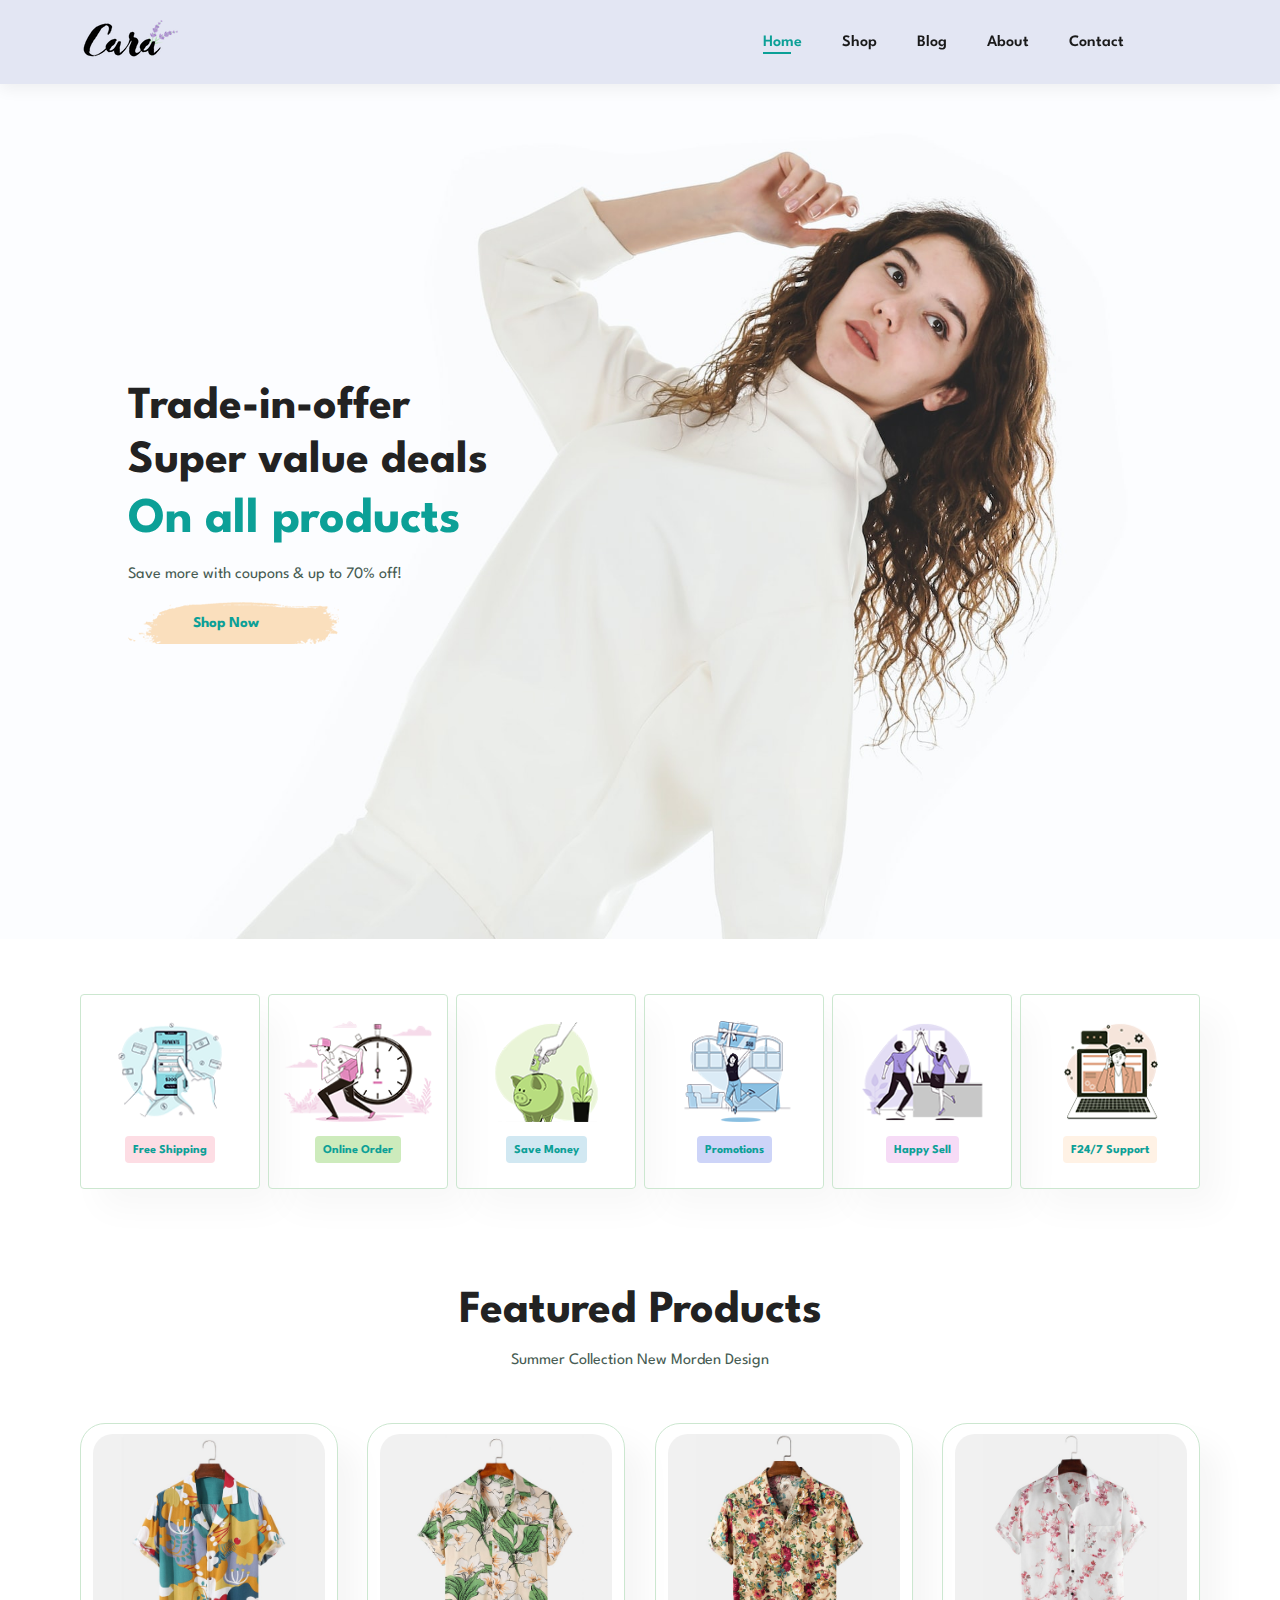
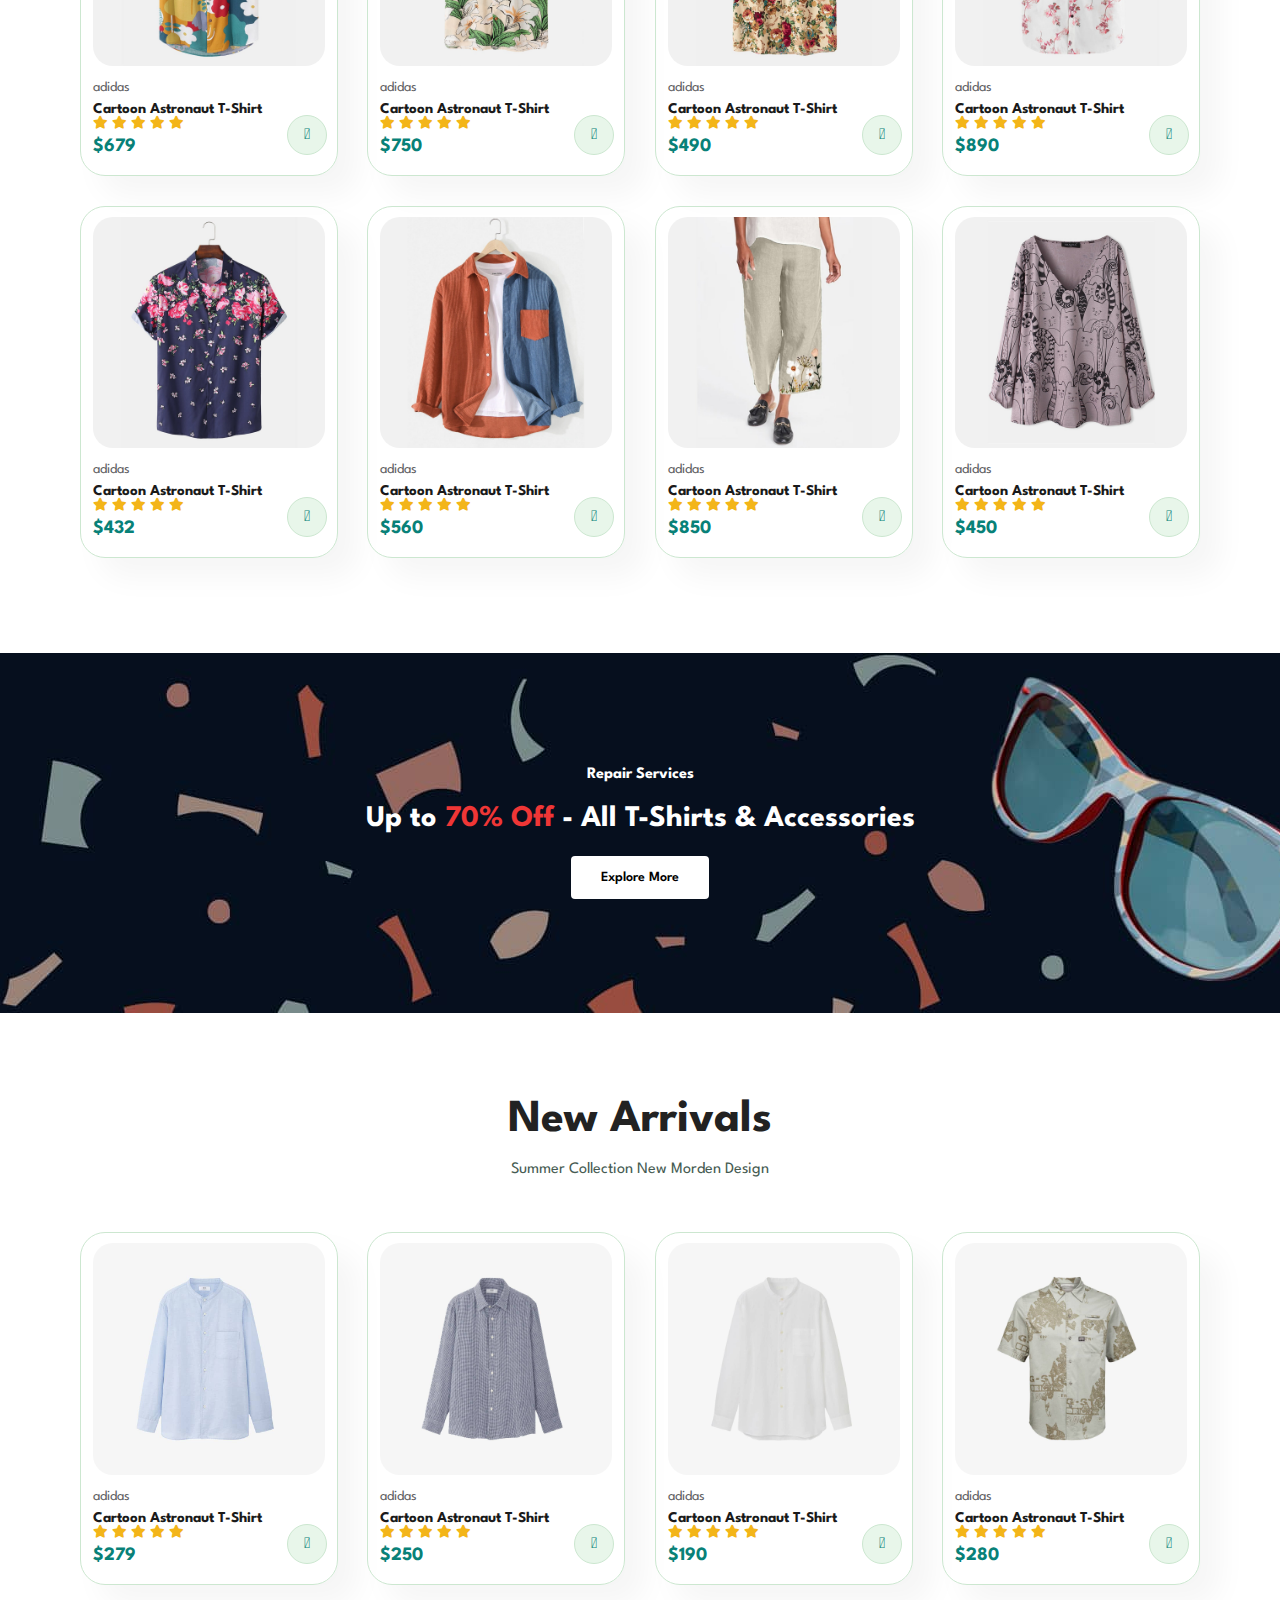
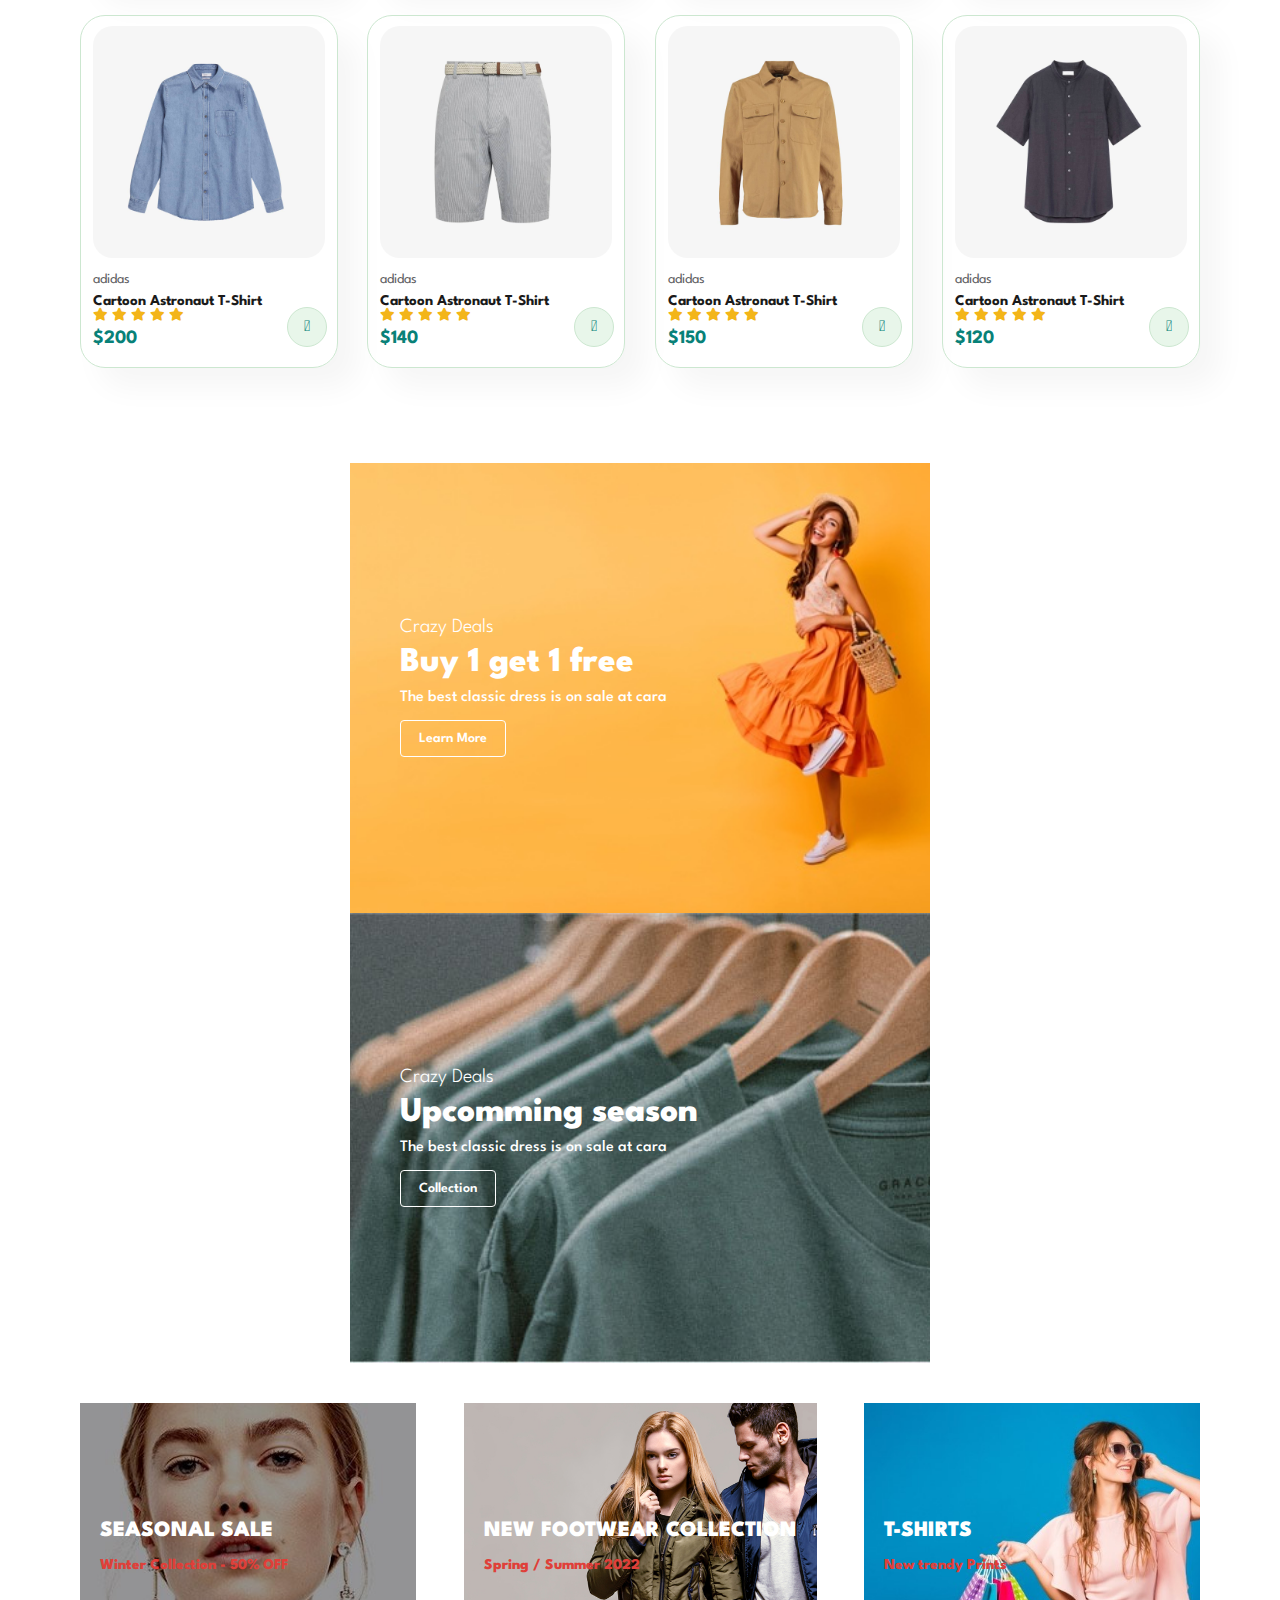
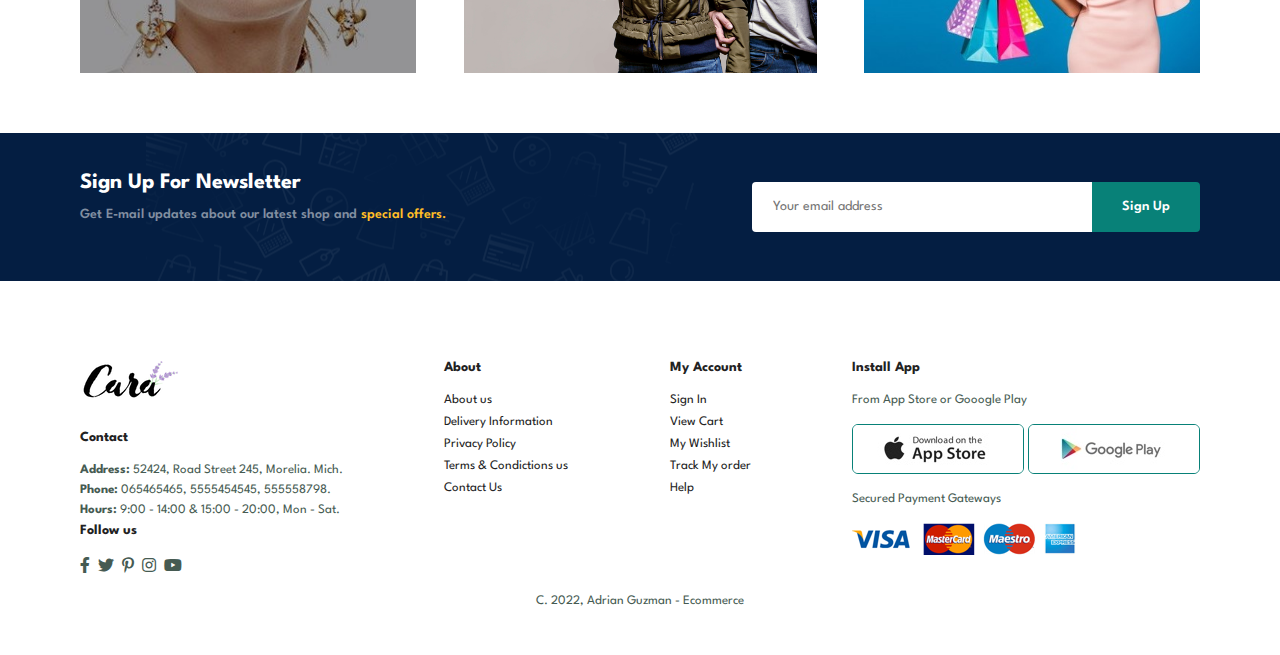
<file: index.html>
<!DOCTYPE html>
<html lang="en">
  <head>
    <meta charset="UTF-8" />
    <meta http-equiv="X-UA-Compatible" content="IE=edge" />
    <meta name="viewport" content="width=, initial-scale=1.0" />
    <title>Ecommerce | Cara</title>

    <!-- ============================= FAVICON ============================= -->
    <link
      rel="shortcut icon"
      href="./assets/img/logoPersonal.png"
      type="image/x-icon"
    />

    <!-- ============================= FONTAWESOME ============================= -->
    <link
      rel="stylesheet"
      href=" https://pro.fontawesome.com/releases/v5.15.4/css/all.css"
    />

    <!-- ============================= CSS ============================= -->
    <link rel="stylesheet" href="assets/css/app.css" />
  </head>

  <body>
    <!-- ============================= MAIN ============================= -->
    <!-- header -->
    <section id="header">
      <a href="index.html"> <img src="./assets/img/logo.png" alt="logo" /></a>

      <div class="">
        <ul id="navbar">
          <a href="#" id="close"><i class="far fa-times-circle"></i></a>
          <li><a class="active" href="index.html">Home</a></li>
          <li><a href="shop.html">Shop</a></li>
          <li><a href="blog.html">Blog</a></li>
          <li><a href="about.html">About</a></li>
          <li><a href="contact.html">Contact</a></li>
          <li>
            <a id="lg-bag" href="cart.html"
              ><i class="far fa-shopping-bag"></i
            ></a>
          </li>
        </ul>
      </div>
      <div id="mobile">
        <a href="cart.html"><i class="far fa-shopping-bag"></i></a>
        <i id="bar" class="fas fa-outdent"></i>
      </div>
    </section>

    <!-- hero -->
    <section id="hero">
      <h2>Trade-in-offer</h2>
      <h2>Super value deals</h2>
      <h1>On all products</h1>
      <p>Save more with coupons & up to 70% off!</p>
      <button>Shop Now</button>
    </section>

    <!-- feature -->
    <section id="feature" class="section-p1">
      <div class="fe-box">
        <img src="./assets/img/features/f1.png" alt="feature" />
        <h6>Free Shipping</h6>
      </div>
      <!--  -->
      <div class="fe-box">
        <img src="./assets/img/features/f2.png" alt="feature" />
        <h6>Online Order</h6>
      </div>
      <!--  -->
      <div class="fe-box">
        <img src="./assets/img/features/f3.png" alt="feature" />
        <h6>Save Money</h6>
      </div>
      <!--  -->
      <div class="fe-box">
        <img src="./assets/img/features/f4.png" alt="feature" />
        <h6>Promotions</h6>
      </div>
      <!--  -->
      <div class="fe-box">
        <img src="./assets/img/features/f5.png" alt="feature" />
        <h6>Happy Sell</h6>
      </div>
      <!--  -->
      <div class="fe-box">
        <img src="./assets/img/features/f6.png" alt="feature" />
        <h6>F24/7 Support</h6>
      </div>
    </section>

    <!-- producto 1 -->
    <section id="product1" class="section-p1">
      <h2>Featured Products</h2>
      <p>Summer Collection New Morden Design</p>
      <div class="pro-container">
        <!--  -->
        <div class="pro">
          <img src="./assets/img/products/f1.jpg" alt="products" />
          <div class="des">
            <span>adidas</span>
            <h5>Cartoon Astronaut T-Shirt</h5>
            <div class="star">
              <i class="fas fa-star"></i>
              <i class="fas fa-star"></i>
              <i class="fas fa-star"></i>
              <i class="fas fa-star"></i>
              <i class="fas fa-star"></i>
            </div>
            <h4>$679</h4>
          </div>
          <a href="#"><i class="fal fa-shopping-cart cart"></i></a>
        </div>
        <!--  -->
        <div class="pro">
          <img src="./assets/img/products/f2.jpg" alt="products" />
          <div class="des">
            <span>adidas</span>
            <h5>Cartoon Astronaut T-Shirt</h5>
            <div class="star">
              <i class="fas fa-star"></i>
              <i class="fas fa-star"></i>
              <i class="fas fa-star"></i>
              <i class="fas fa-star"></i>
              <i class="fas fa-star"></i>
            </div>
            <h4>$750</h4>
          </div>
          <a href="#"><i class="fal fa-shopping-cart cart"></i></a>
        </div>
        <!--  -->
        <div class="pro">
          <img src="./assets/img/products/f3.jpg" alt="products" />
          <div class="des">
            <span>adidas</span>
            <h5>Cartoon Astronaut T-Shirt</h5>
            <div class="star">
              <i class="fas fa-star"></i>
              <i class="fas fa-star"></i>
              <i class="fas fa-star"></i>
              <i class="fas fa-star"></i>
              <i class="fas fa-star"></i>
            </div>
            <h4>$490</h4>
          </div>
          <a href="#"><i class="fal fa-shopping-cart cart"></i></a>
        </div>
        <!--  -->
        <div class="pro">
          <img src="./assets/img/products/f4.jpg" alt="products" />
          <div class="des">
            <span>adidas</span>
            <h5>Cartoon Astronaut T-Shirt</h5>
            <div class="star">
              <i class="fas fa-star"></i>
              <i class="fas fa-star"></i>
              <i class="fas fa-star"></i>
              <i class="fas fa-star"></i>
              <i class="fas fa-star"></i>
            </div>
            <h4>$890</h4>
          </div>
          <a href="#"><i class="fal fa-shopping-cart cart"></i></a>
        </div>
        <!--  -->
        <div class="pro">
          <img src="./assets/img/products/f5.jpg" alt="products" />
          <div class="des">
            <span>adidas</span>
            <h5>Cartoon Astronaut T-Shirt</h5>
            <div class="star">
              <i class="fas fa-star"></i>
              <i class="fas fa-star"></i>
              <i class="fas fa-star"></i>
              <i class="fas fa-star"></i>
              <i class="fas fa-star"></i>
            </div>
            <h4>$432</h4>
          </div>
          <a href="#"><i class="fal fa-shopping-cart cart"></i></a>
        </div>
        <!--  -->
        <div class="pro">
          <img src="./assets/img/products/f6.jpg" alt="products" />
          <div class="des">
            <span>adidas</span>
            <h5>Cartoon Astronaut T-Shirt</h5>
            <div class="star">
              <i class="fas fa-star"></i>
              <i class="fas fa-star"></i>
              <i class="fas fa-star"></i>
              <i class="fas fa-star"></i>
              <i class="fas fa-star"></i>
            </div>
            <h4>$560</h4>
          </div>
          <a href="#"><i class="fal fa-shopping-cart cart"></i></a>
        </div>
        <!--  -->
        <div class="pro">
          <img src="./assets/img/products/f7.jpg" alt="products" />
          <div class="des">
            <span>adidas</span>
            <h5>Cartoon Astronaut T-Shirt</h5>
            <div class="star">
              <i class="fas fa-star"></i>
              <i class="fas fa-star"></i>
              <i class="fas fa-star"></i>
              <i class="fas fa-star"></i>
              <i class="fas fa-star"></i>
            </div>
            <h4>$850</h4>
          </div>
          <a href="#"><i class="fal fa-shopping-cart cart"></i></a>
        </div>
        <!--  -->
        <div class="pro">
          <img src="./assets/img/products/f8.jpg" alt="products" />
          <div class="des">
            <span>adidas</span>
            <h5>Cartoon Astronaut T-Shirt</h5>
            <div class="star">
              <i class="fas fa-star"></i>
              <i class="fas fa-star"></i>
              <i class="fas fa-star"></i>
              <i class="fas fa-star"></i>
              <i class="fas fa-star"></i>
            </div>
            <h4>$450</h4>
          </div>
          <a href="#"><i class="fal fa-shopping-cart cart"></i></a>
        </div>
      </div>
    </section>

    <!-- banner -->
    <section id="banner" class="section-m1">
      <h4>Repair Services</h4>
      <h2>Up to <span>70% Off</span> - All T-Shirts & Accessories</h2>
      <button class="normal">Explore More</button>
    </section>

    <!-- new arrivals  -->
    <section id="product1" class="section-p1">
      <h2>New Arrivals</h2>
      <p>Summer Collection New Morden Design</p>
      <div class="pro-container">
        <!--  -->
        <div class="pro">
          <img src="./assets/img/products/n1.jpg" alt="products" />
          <div class="des">
            <span>adidas</span>
            <h5>Cartoon Astronaut T-Shirt</h5>
            <div class="star">
              <i class="fas fa-star"></i>
              <i class="fas fa-star"></i>
              <i class="fas fa-star"></i>
              <i class="fas fa-star"></i>
              <i class="fas fa-star"></i>
            </div>
            <h4>$279</h4>
          </div>
          <a href="#"><i class="fal fa-shopping-cart cart"></i></a>
        </div>
        <!--  -->
        <div class="pro">
          <img src="./assets/img/products/n2.jpg" alt="products" />
          <div class="des">
            <span>adidas</span>
            <h5>Cartoon Astronaut T-Shirt</h5>
            <div class="star">
              <i class="fas fa-star"></i>
              <i class="fas fa-star"></i>
              <i class="fas fa-star"></i>
              <i class="fas fa-star"></i>
              <i class="fas fa-star"></i>
            </div>
            <h4>$250</h4>
          </div>
          <a href="#"><i class="fal fa-shopping-cart cart"></i></a>
        </div>
        <!--  -->
        <div class="pro">
          <img src="./assets/img/products/n3.jpg" alt="products" />
          <div class="des">
            <span>adidas</span>
            <h5>Cartoon Astronaut T-Shirt</h5>
            <div class="star">
              <i class="fas fa-star"></i>
              <i class="fas fa-star"></i>
              <i class="fas fa-star"></i>
              <i class="fas fa-star"></i>
              <i class="fas fa-star"></i>
            </div>
            <h4>$190</h4>
          </div>
          <a href="#"><i class="fal fa-shopping-cart cart"></i></a>
        </div>
        <!--  -->
        <div class="pro">
          <img src="./assets/img/products/n4.jpg" alt="products" />
          <div class="des">
            <span>adidas</span>
            <h5>Cartoon Astronaut T-Shirt</h5>
            <div class="star">
              <i class="fas fa-star"></i>
              <i class="fas fa-star"></i>
              <i class="fas fa-star"></i>
              <i class="fas fa-star"></i>
              <i class="fas fa-star"></i>
            </div>
            <h4>$280</h4>
          </div>
          <a href="#"><i class="fal fa-shopping-cart cart"></i></a>
        </div>
        <!--  -->
        <div class="pro">
          <img src="./assets/img/products/n5.jpg" alt="products" />
          <div class="des">
            <span>adidas</span>
            <h5>Cartoon Astronaut T-Shirt</h5>
            <div class="star">
              <i class="fas fa-star"></i>
              <i class="fas fa-star"></i>
              <i class="fas fa-star"></i>
              <i class="fas fa-star"></i>
              <i class="fas fa-star"></i>
            </div>
            <h4>$200</h4>
          </div>
          <a href="#"><i class="fal fa-shopping-cart cart"></i></a>
        </div>
        <!--  -->
        <div class="pro">
          <img src="./assets/img/products/n6.jpg" alt="products" />
          <div class="des">
            <span>adidas</span>
            <h5>Cartoon Astronaut T-Shirt</h5>
            <div class="star">
              <i class="fas fa-star"></i>
              <i class="fas fa-star"></i>
              <i class="fas fa-star"></i>
              <i class="fas fa-star"></i>
              <i class="fas fa-star"></i>
            </div>
            <h4>$140</h4>
          </div>
          <a href="#"><i class="fal fa-shopping-cart cart"></i></a>
        </div>
        <!--  -->
        <div class="pro">
          <img src="./assets/img/products/n7.jpg" alt="products" />
          <div class="des">
            <span>adidas</span>
            <h5>Cartoon Astronaut T-Shirt</h5>
            <div class="star">
              <i class="fas fa-star"></i>
              <i class="fas fa-star"></i>
              <i class="fas fa-star"></i>
              <i class="fas fa-star"></i>
              <i class="fas fa-star"></i>
            </div>
            <h4>$150</h4>
          </div>
          <a href="#"><i class="fal fa-shopping-cart cart"></i></a>
        </div>
        <!--  -->
        <div class="pro">
          <img src="./assets/img/products/n8.jpg" alt="products" />
          <div class="des">
            <span>adidas</span>
            <h5>Cartoon Astronaut T-Shirt</h5>
            <div class="star">
              <i class="fas fa-star"></i>
              <i class="fas fa-star"></i>
              <i class="fas fa-star"></i>
              <i class="fas fa-star"></i>
              <i class="fas fa-star"></i>
            </div>
            <h4>$120</h4>
          </div>
          <a href="#"><i class="fal fa-shopping-cart cart"></i></a>
        </div>
      </div>
    </section>

    <!-- banner small -->
    <section id="sm-banner" class="section-p1">
      <div class="banner-box">
        <h4>Crazy Deals</h4>
        <h2>Buy 1 get 1 free</h2>
        <span>The best classic dress is on sale at cara</span>
        <button class="white">Learn More</button>
      </div>
      <div class="banner-box banner-box2">
        <h4>Crazy Deals</h4>
        <h2>Upcomming season</h2>
        <span>The best classic dress is on sale at cara</span>
        <button class="white">Collection</button>
      </div>
    </section>

    <!-- banner 3 -->
    <section id="banner3">
      <!--  -->
      <div class="banner-box">
        <h2>SEASONAL SALE</h2>
        <h3>Winter Collection - 50% OFF</h3>
      </div>
      <!--  -->
      <div class="banner-box banner-box2">
        <h2>NEW FOOTWEAR COLLECTION</h2>
        <h3>Spring / Summer 2022</h3>
      </div>
      <!--  -->
      <div class="banner-box banner-box3">
        <h2>T-SHIRTS</h2>
        <h3>New trendy Prints</h3>
      </div>
    </section>

    <!-- newsletter -->
    <section id="newsletter" class="section-p1 section-m1">
      <div class="newstext">
        <h4>Sign Up For Newsletter</h4>
        <p>
          Get E-mail updates about our latest shop and
          <span>special offers.</span>
        </p>
      </div>
      <div class="form">
        <input type="text" placeholder="Your email address" />
        <button class="normal">Sign Up</button>
      </div>
    </section>

    <!-- footer -->
    <footer class="section-p1">
      <!--Contact -->
      <div class="col">
        <img class="logo" src="./assets/img/logo.png" alt="logo" />
        <h4>Contact</h4>
        <p><strong>Address: </strong> 52424, Road Street 245, Morelia. Mich.</p>
        <p><strong>Phone: </strong> 065465465, 5555454545, 555558798.</p>
        <p><strong>Hours: </strong> 9:00 - 14:00 & 15:00 - 20:00, Mon - Sat.</p>
        <div class="follow">
          <h4>Follow us</h4>
          <div class="icon">
            <i class="fab fa-facebook-f"></i>
            <i class="fab fa-twitter"></i>
            <i class="fab fa-pinterest-p"></i>
            <i class="fab fa-instagram"></i>
            <i class="fab fa-youtube"></i>
          </div>
        </div>
      </div>
      <!-- About -->
      <div class="col">
        <h4>About</h4>
        <a href="#">About us</a>
        <a href="#">Delivery Information </a>
        <a href="#">Privacy Policy</a>
        <a href="#">Terms & Condictions us</a>
        <a href="#">Contact Us</a>
      </div>
      <!-- My Account -->
      <div class="col">
        <h4>My Account</h4>
        <a href="#">Sign In</a>
        <a href="#">View Cart</a>
        <a href="#">My Wishlist </a>
        <a href="#">Track My order</a>
        <a href="#">Help</a>
      </div>

      <!-- Install app -->
      <div class="col install">
        <h4>Install App</h4>
        <p>From App Store or Gooogle Play</p>
        <div class="row">
          <img src="./assets/img/pay/app.jpg" alt="app" />
          <img src="./assets/img/pay/play.jpg" alt="app" />
        </div>
        <p>Secured Payment Gateways</p>
        <img src="./assets/img/pay/pay.png" alt="pay" />
      </div>
      <!-- copyright -->
      <div class="copyright">
        <p>C. 2022, Adrian Guzman - Ecommerce</p>
      </div>
    </footer>

    <!-- ============================= SCRIPTS ============================= -->
    <script src="./assets/js/app.js"></script>
  </body>
</html>
</file>
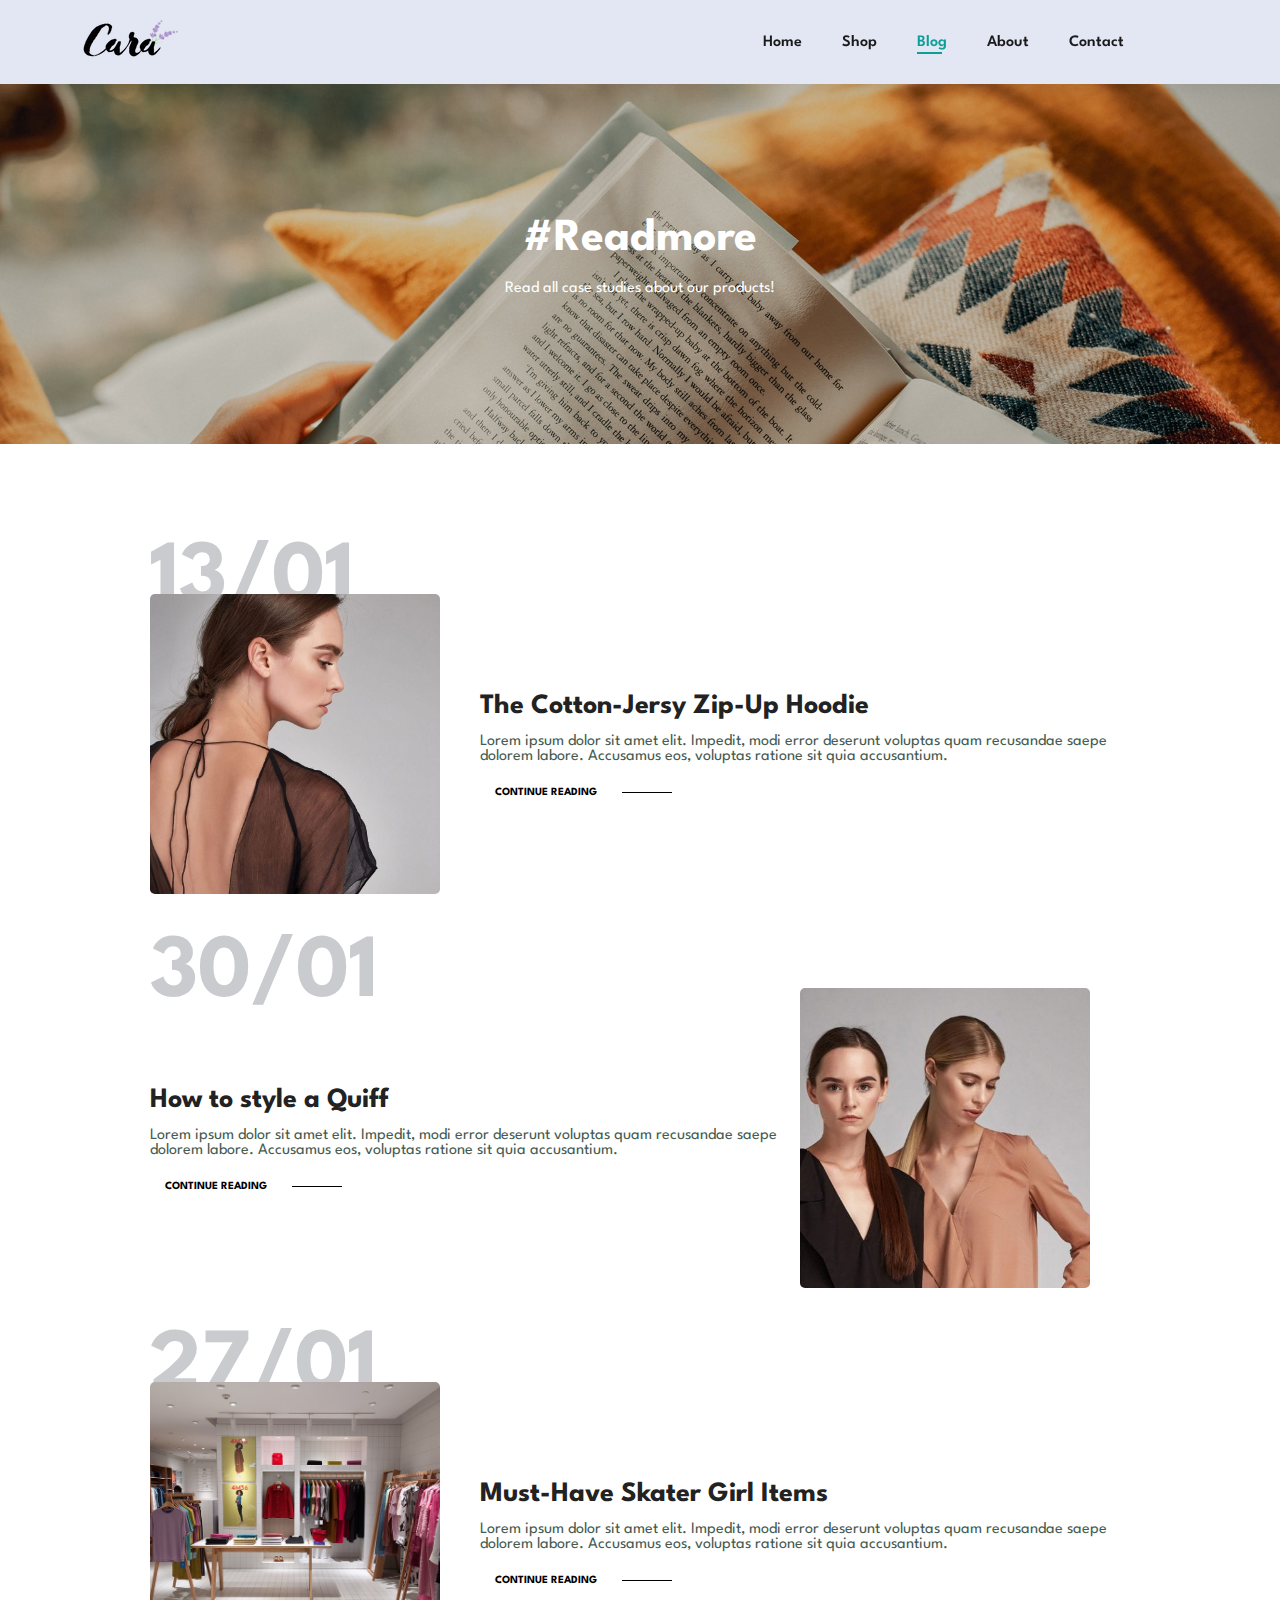
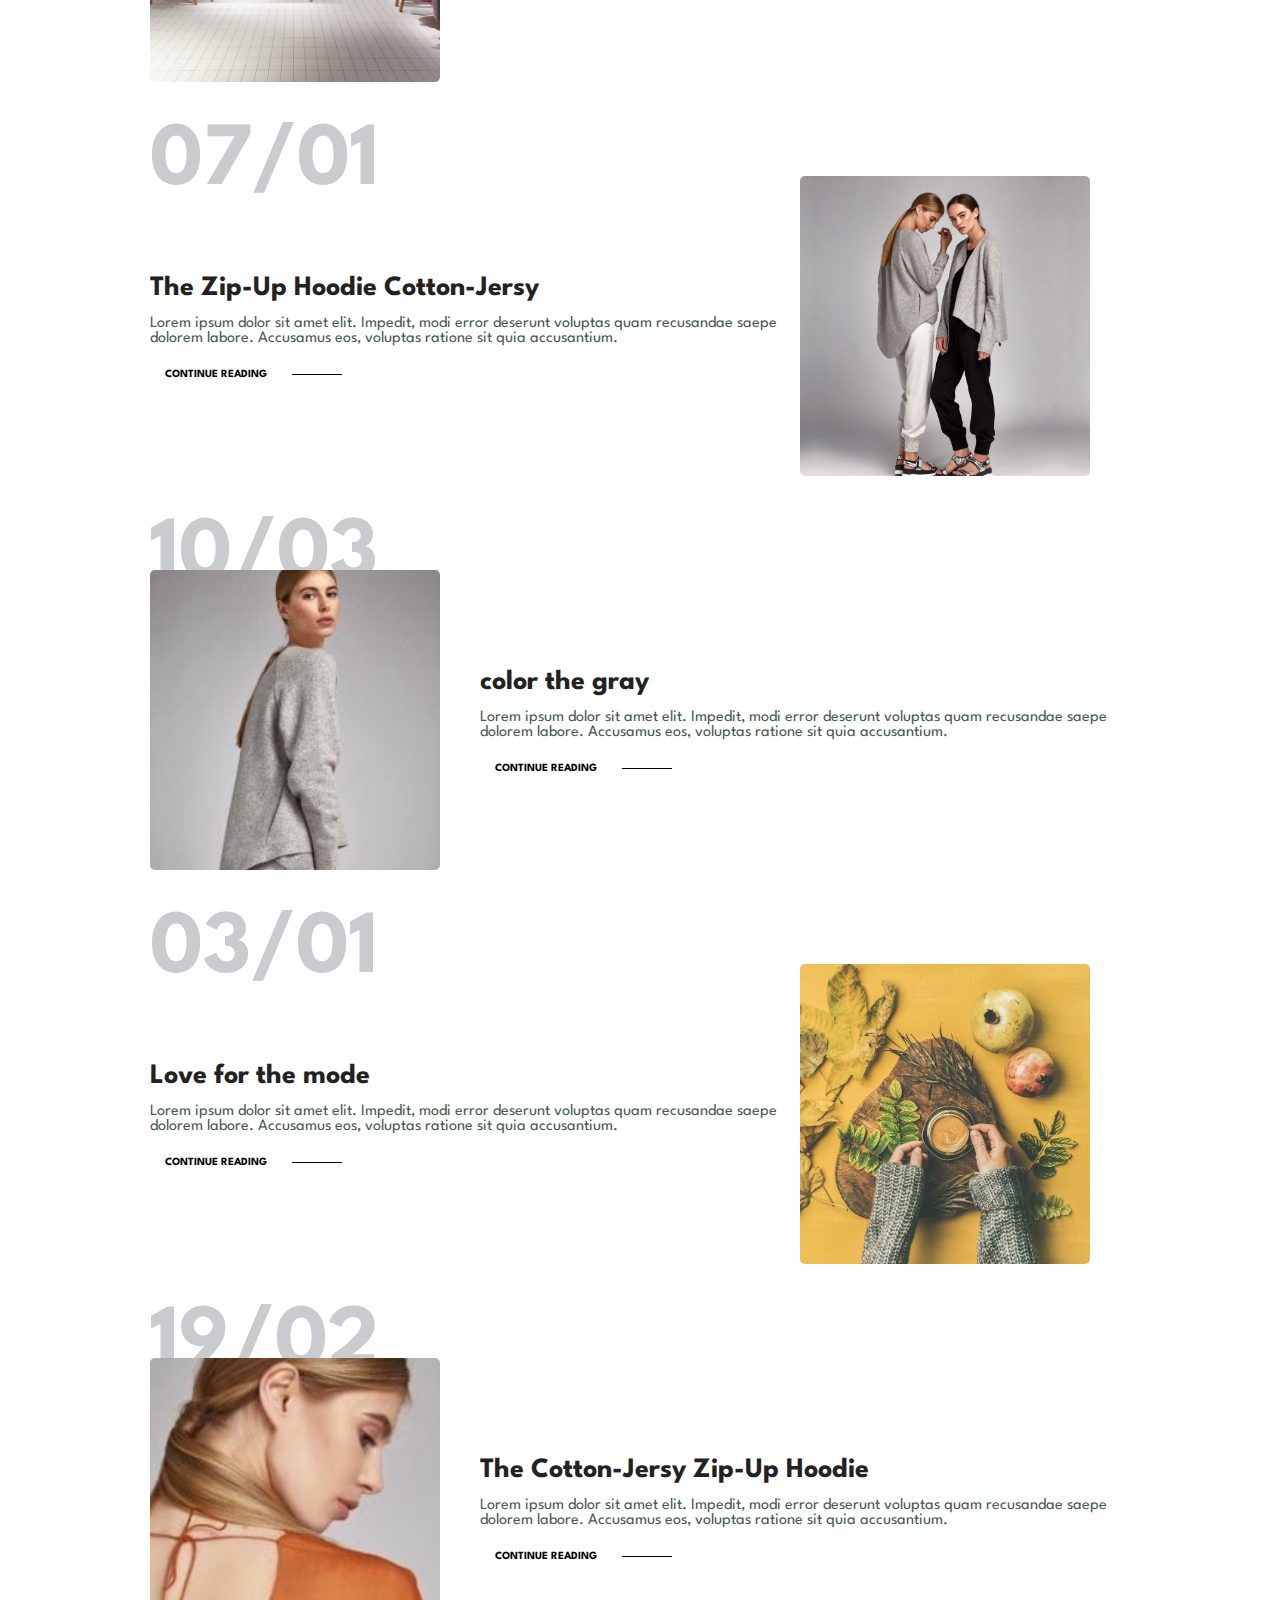
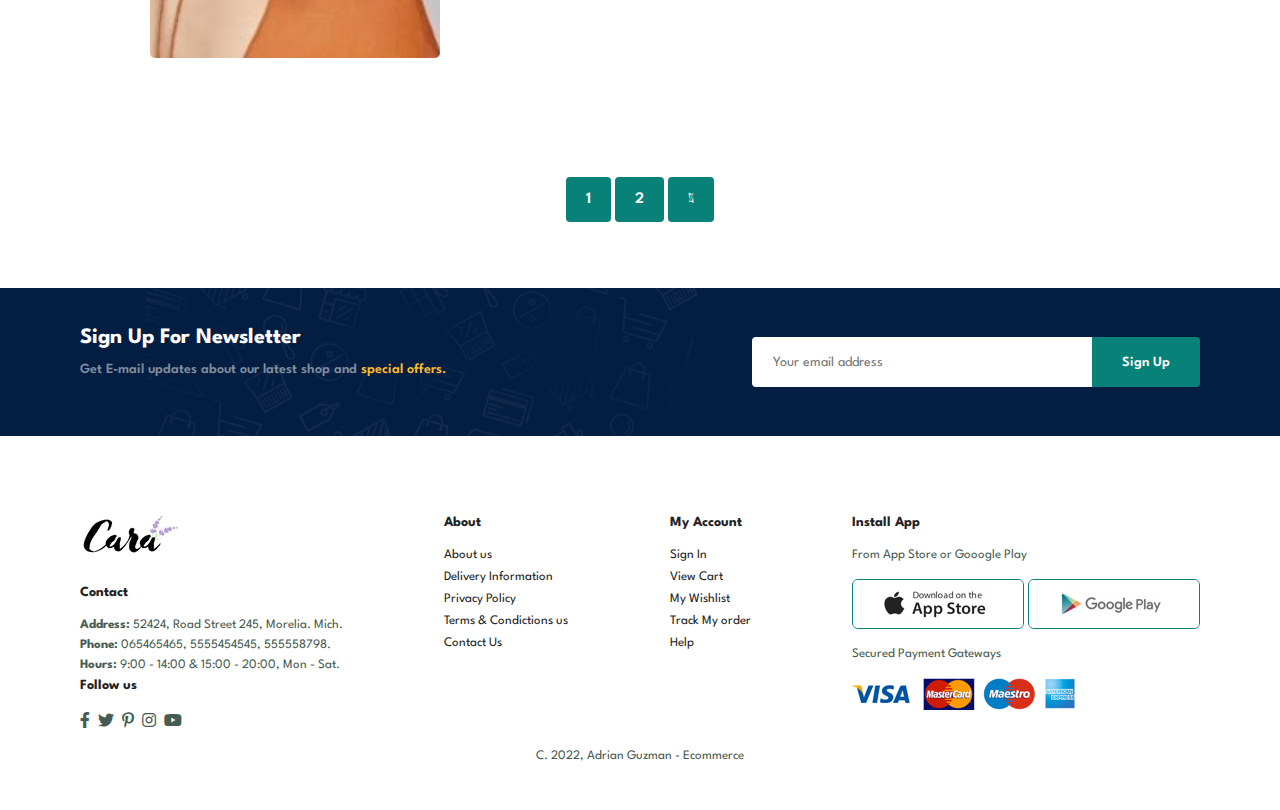
<file: blog.html>
<!DOCTYPE html>
<html lang="en">
  <head>
    <meta charset="UTF-8" />
    <meta http-equiv="X-UA-Compatible" content="IE=edge" />
    <meta name="viewport" content="width=, initial-scale=1.0" />
    <title>Ecommerce | blog</title>

    <!-- ============================= FAVICON ============================= -->
    <link
      rel="shortcut icon"
      href="./assets/img/logoPersonal.png"
      type="image/x-icon"
    />

    <!-- ============================= FONTAWESOME ============================= -->
    <link
      rel="stylesheet"
      href=" https://pro.fontawesome.com/releases/v5.15.4/css/all.css"
    />

    <!-- ============================= CSS ============================= -->
    <link rel="stylesheet" href="assets/css/app.css" />
  </head>

  <body>
    <!-- ============================= MAIN ============================= -->
    <!-- header -->
    <section id="header">
      <a href="index.html"> <img src="./assets/img/logo.png" alt="logo" /></a>

      <div class="">
        <ul id="navbar">
          <a href="#" id="close"><i class="far fa-times-circle"></i></a>
          <li><a href="index.html">Home</a></li>
          <li><a href="shop.html">Shop</a></li>
          <li><a class="active" href="blog.html">Blog</a></li>
          <li><a href="about.html">About</a></li>
          <li><a href="contact.html">Contact</a></li>
          <li>
            <a id="lg-bag" href="cart.html"
              ><i class="far fa-shopping-bag"></i
            ></a>
          </li>
        </ul>
      </div>
      <div id="mobile">
        <a href="cart.html"><i class="far fa-shopping-bag"></i></a>
        <i id="bar" class="fas fa-outdent"></i>
      </div>
    </section>

    <!-- hero -->
    <section id="page-header" class="blog-header">
      <h2>#Readmore</h2>
      <p>Read all case studies about our products!</p>
    </section>

    <!-- blog -->
    <section id="blog">
      <!-- 1 -->
      <div class="blog-box">
        <div class="blog-img">
          <img src="./assets/img/blog/b1.jpg" alt="blog" />
        </div>
        <div class="blog-datails">
          <h4>The Cotton-Jersy Zip-Up Hoodie</h4>
          <p>
            Lorem ipsum dolor sit amet elit. Impedit, modi error deserunt
            voluptas quam recusandae saepe dolorem labore. Accusamus eos,
            voluptas ratione sit quia accusantium.
          </p>
          <a href="#">CONTINUE READING</a>
        </div>
        <h1>13/01</h1>
      </div>
      <!-- 2 -->
      <div class="blog-box">
        <div class="blog-datails">
          <h4>How to style a Quiff</h4>
          <p>
            Lorem ipsum dolor sit amet elit. Impedit, modi error deserunt
            voluptas quam recusandae saepe dolorem labore. Accusamus eos,
            voluptas ratione sit quia accusantium.
          </p>
          <a href="#">CONTINUE READING</a>
        </div>
        <div class="blog-img">
          <img src="./assets/img/blog/b2.jpg" alt="blog" />
        </div>
        <h1>30/01</h1>
      </div>
      <!-- 3 -->
      <div class="blog-box">
        <div class="blog-img">
          <img src="./assets/img/blog/b3.jpg" alt="blog" />
        </div>
        <div class="blog-datails">
          <h4>Must-Have Skater Girl Items</h4>
          <p>
            Lorem ipsum dolor sit amet elit. Impedit, modi error deserunt
            voluptas quam recusandae saepe dolorem labore. Accusamus eos,
            voluptas ratione sit quia accusantium.
          </p>
          <a href="#">CONTINUE READING</a>
        </div>
        <h1>27/01</h1>
      </div>
      <!-- 4 -->
      <div class="blog-box">
        <div class="blog-datails">
          <h4>The Zip-Up Hoodie Cotton-Jersy</h4>
          <p>
            Lorem ipsum dolor sit amet elit. Impedit, modi error deserunt
            voluptas quam recusandae saepe dolorem labore. Accusamus eos,
            voluptas ratione sit quia accusantium.
          </p>
          <a href="#">CONTINUE READING</a>
        </div>
        <h1>07/01</h1>
        <div class="blog-img">
          <img src="./assets/img/blog/b4.jpg" alt="blog" />
        </div>
      </div>
      <!-- 5 -->
      <div class="blog-box">
        <div class="blog-img">
          <img src="./assets/img/blog/b5.jpg" alt="blog" />
        </div>
        <div class="blog-datails">
          <h4>color the gray</h4>
          <p>
            Lorem ipsum dolor sit amet elit. Impedit, modi error deserunt
            voluptas quam recusandae saepe dolorem labore. Accusamus eos,
            voluptas ratione sit quia accusantium.
          </p>
          <a href="#">CONTINUE READING</a>
        </div>
        <h1>10/03</h1>
      </div>
      <!-- 6 -->
      <div class="blog-box">
        <div class="blog-datails">
          <h4>Love for the mode</h4>
          <p>
            Lorem ipsum dolor sit amet elit. Impedit, modi error deserunt
            voluptas quam recusandae saepe dolorem labore. Accusamus eos,
            voluptas ratione sit quia accusantium.
          </p>
          <a href="#">CONTINUE READING</a>
        </div>
        <h1>03/01</h1>
        <div class="blog-img">
          <img src="./assets/img/blog/b6.jpg" alt="blog" />
        </div>
      </div>
      <!-- 7 -->
      <div class="blog-box">
        <div class="blog-img">
          <img src="./assets/img/blog/b7.jpg" alt="blog" />
        </div>
        <div class="blog-datails">
          <h4>The Cotton-Jersy Zip-Up Hoodie</h4>
          <p>
            Lorem ipsum dolor sit amet elit. Impedit, modi error deserunt
            voluptas quam recusandae saepe dolorem labore. Accusamus eos,
            voluptas ratione sit quia accusantium.
          </p>
          <a href="#">CONTINUE READING</a>
        </div>
        <h1>19/02</h1>
      </div>
    </section>

    <section id="pagination" class="section-p1">
      <a href="#">1</a>
      <a href="#">2</a>
      <a href="#"><i class="fal fa-long-arrow-alt-right"></i></a>
    </section>

    <!-- newsletter -->
    <section id="newsletter" class="section-p1 section-m1">
      <div class="newstext">
        <h4>Sign Up For Newsletter</h4>
        <p>
          Get E-mail updates about our latest shop and
          <span>special offers.</span>
        </p>
      </div>
      <div class="form">
        <input type="text" placeholder="Your email address" />
        <button class="normal">Sign Up</button>
      </div>
    </section>

    <!-- footer -->
    <footer class="section-p1">
      <!--Contact -->
      <div class="col">
        <img class="logo" src="./assets/img/logo.png" alt="logo" />
        <h4>Contact</h4>
        <p><strong>Address: </strong> 52424, Road Street 245, Morelia. Mich.</p>
        <p><strong>Phone: </strong> 065465465, 5555454545, 555558798.</p>
        <p><strong>Hours: </strong> 9:00 - 14:00 & 15:00 - 20:00, Mon - Sat.</p>
        <div class="follow">
          <h4>Follow us</h4>
          <div class="icon">
            <i class="fab fa-facebook-f"></i>
            <i class="fab fa-twitter"></i>
            <i class="fab fa-pinterest-p"></i>
            <i class="fab fa-instagram"></i>
            <i class="fab fa-youtube"></i>
          </div>
        </div>
      </div>
      <!-- About -->
      <div class="col">
        <h4>About</h4>
        <a href="#">About us</a>
        <a href="#">Delivery Information </a>
        <a href="#">Privacy Policy</a>
        <a href="#">Terms & Condictions us</a>
        <a href="#">Contact Us</a>
      </div>
      <!-- My Account -->
      <div class="col">
        <h4>My Account</h4>
        <a href="#">Sign In</a>
        <a href="#">View Cart</a>
        <a href="#">My Wishlist </a>
        <a href="#">Track My order</a>
        <a href="#">Help</a>
      </div>

      <!-- Install app -->
      <div class="col install">
        <h4>Install App</h4>
        <p>From App Store or Gooogle Play</p>
        <div class="row">
          <img src="./assets/img/pay/app.jpg" alt="app" />
          <img src="./assets/img/pay/play.jpg" alt="app" />
        </div>
        <p>Secured Payment Gateways</p>
        <img src="./assets/img/pay/pay.png" alt="pay" />
      </div>
      <!-- copyright -->
      <div class="copyright">
        <p>C. 2022, Adrian Guzman - Ecommerce</p>
      </div>
    </footer>

    <!-- ============================= SCRIPTS ============================= -->
    <script src="./assets/js/app.js"></script>
  </body>
</html>
</file>
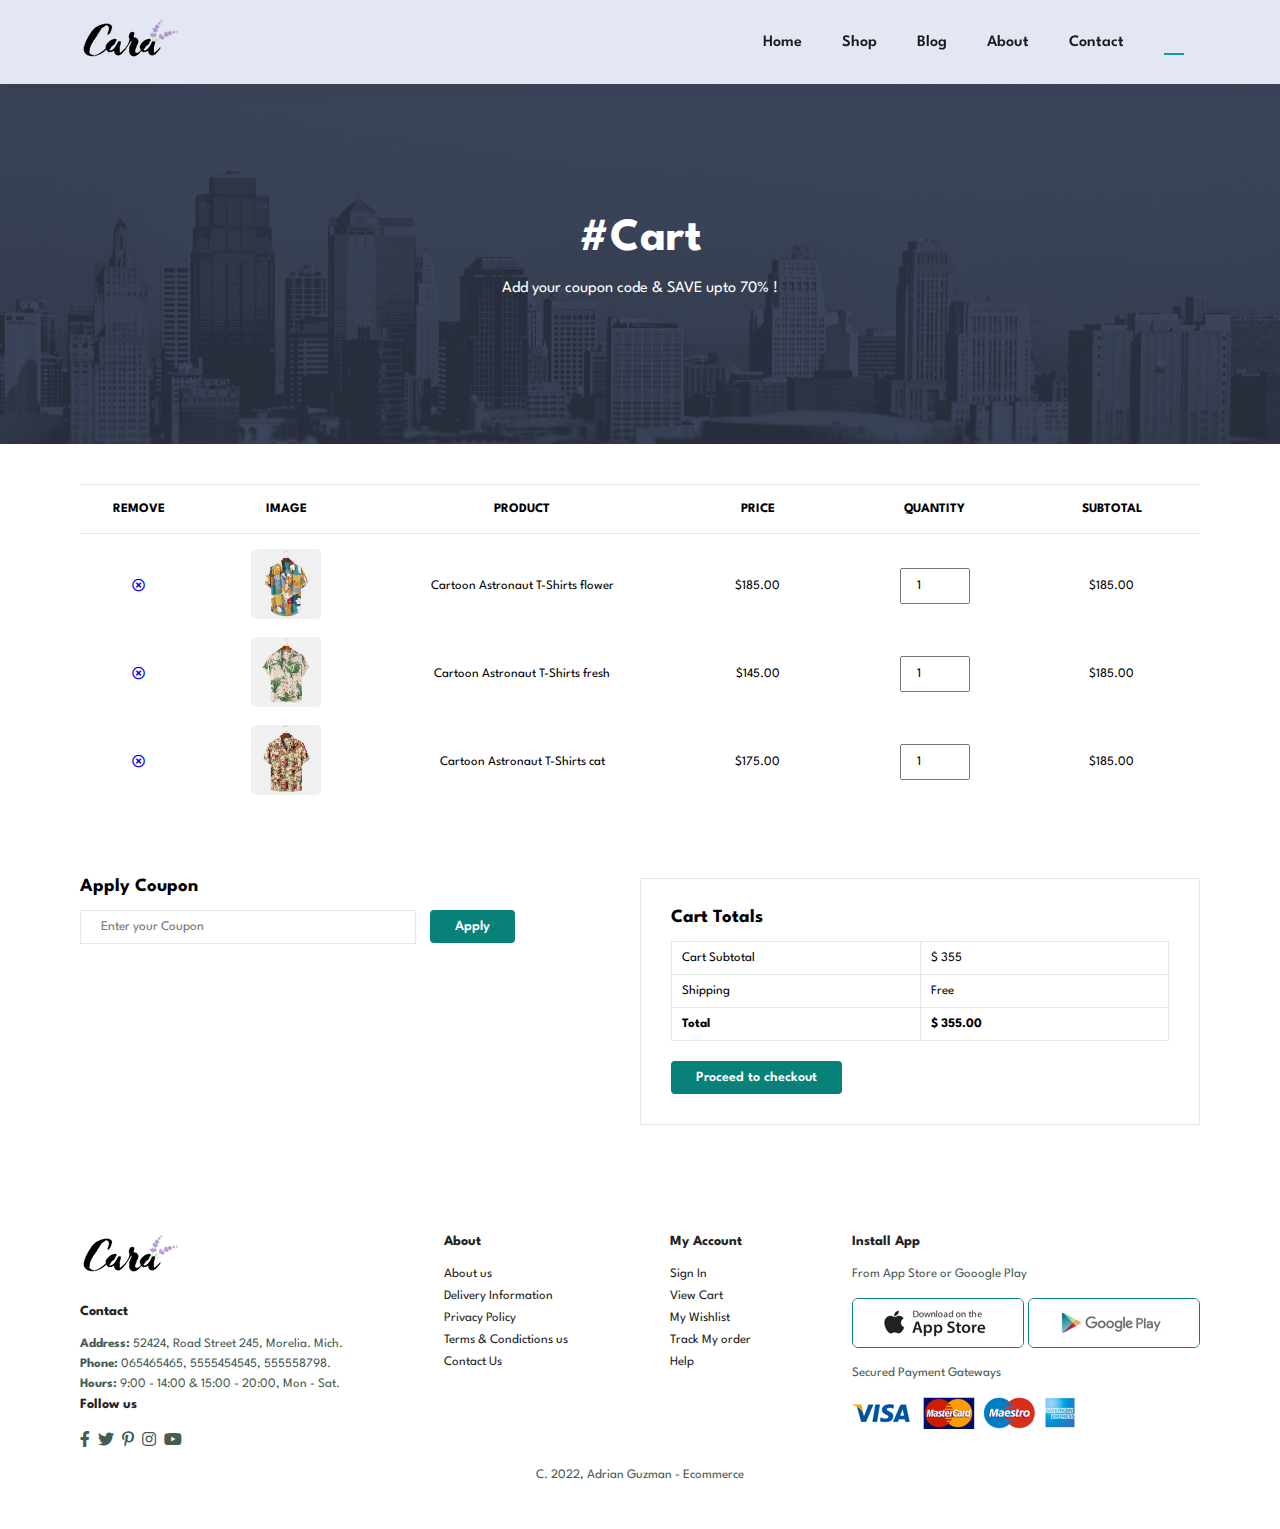
<file: cart.html>
<!DOCTYPE html>
<html lang="en">
  <head>
    <meta charset="UTF-8" />
    <meta http-equiv="X-UA-Compatible" content="IE=edge" />
    <meta name="viewport" content="width=, initial-scale=1.0" />
    <title>Ecommerce | contact</title>

    <!-- ============================= FAVICON ============================= -->
    <link
      rel="shortcut icon"
      href="./assets/img/logoPersonal.png"
      type="image/x-icon"
    />

    <!-- ============================= FONTAWESOME ============================= -->
    <link
      rel="stylesheet"
      href=" https://pro.fontawesome.com/releases/v5.15.4/css/all.css"
    />

    <!-- ============================= CSS ============================= -->
    <link rel="stylesheet" href="assets/css/app.css" />
  </head>

  <body>
    <!-- ============================= MAIN ============================= -->
    <!-- header -->
    <section id="header">
      <a href="index.html"> <img src="./assets/img/logo.png" alt="logo" /></a>

      <div class="">
        <ul id="navbar">
          <a href="#" id="close"><i class="far fa-times-circle"></i></a>
          <li><a href="index.html">Home</a></li>
          <li><a href="shop.html">Shop</a></li>
          <li><a href="blog.html">Blog</a></li>
          <li><a href="about.html">About</a></li>
          <li><a href="contact.html">Contact</a></li>
          <li>
            <a class="active" id="lg-bag" href="cart.html"
              ><i class="far fa-shopping-bag"></i
            ></a>
          </li>
        </ul>
      </div>
      <div id="mobile">
        <a href="cart.html"><i class="far fa-shopping-bag"></i></a>
        <i id="bar" class="fas fa-outdent"></i>
      </div>
    </section>

    <!-- hero -->
    <section id="page-header" class="about-header">
      <h2>#Cart</h2>
      <p>Add your coupon code & SAVE upto 70% !</p>
    </section>

    <!-- cart -->
    <section id="cart" class="section-p1">
      <table width="100%">
        <thead>
          <tr>
            <td>REMOVE</td>
            <td>IMAGE</td>
            <td>PRODUCT</td>
            <td>PRICE</td>
            <td>QUANTITY</td>
            <td>SUBTOTAL</td>
          </tr>
        </thead>
        <tbody>
          <tr>
            <td>
              <a href="#"><i class="far fa-times-circle"></i></a>
            </td>
            <td><img src="./assets/img/products/f1.jpg" alt="products" "></td>
            <td>Cartoon Astronaut T-Shirts flower</td>
            <td>$185.00</td>
            <td>
              <input type=" number" name="number" id="number" value="1" />
            </td>
            <td>$185.00</td>
          </tr>
          <tr>
            <td>
              <a href="#"><i class="far fa-times-circle"></i></a>
            </td>
            <td><img src="./assets/img/products/f2.jpg" alt="products" "></td>
            <td>Cartoon Astronaut T-Shirts fresh</td>
            <td>$145.00</td>
            <td>
              <input type=" number" name="number" id="number" value="1" />
            </td>
            <td>$185.00</td>
          </tr>
          <tr>
            <td>
              <a href="#"><i class="far fa-times-circle"></i></a>
            </td>
            <td><img src="./assets/img/products/f3.jpg" alt="products" "></td>
            <td>Cartoon Astronaut T-Shirts cat</td>
            <td>$175.00</td>
            <td>
              <input type=" number" name="number" id="number" value="1" />
            </td>
            <td>$185.00</td>
          </tr>
        </tbody>
      </table>
    </section>

    <!-- cart add  -->
    <section id="cart-add" class="section-p1">
      <div id="coupon">
        <h3>Apply Coupon</h3>
        <div>
          <input
            type="text"
            name="coupon"
            id=""
            placeholder="Enter your Coupon"
          />
          <button class="normal">Apply</button>
        </div>
      </div>
      <div id="subtotal">
        <h3>Cart Totals</h3>
        <table>
          <tr>
            <td>Cart Subtotal</td>
            <td>$ 355</td>
          </tr>
          <tr>
            <td>Shipping</td>
            <td>Free</td>
          </tr>
          <tr>
            <td><strong>Total</strong></td>
            <td><strong>$ 355.00</strong></td>
          </tr>
        </table>
        <button class="normal">Proceed to checkout</button>
      </div>
    </section>

    <!-- footer -->
    <footer class="section-p1">
      <!--Contact -->
      <div class="col">
        <img class="logo" src="./assets/img/logo.png" alt="logo" />
        <h4>Contact</h4>
        <p><strong>Address: </strong> 52424, Road Street 245, Morelia. Mich.</p>
        <p><strong>Phone: </strong> 065465465, 5555454545, 555558798.</p>
        <p><strong>Hours: </strong> 9:00 - 14:00 & 15:00 - 20:00, Mon - Sat.</p>
        <div class="follow">
          <h4>Follow us</h4>
          <div class="icon">
            <i class="fab fa-facebook-f"></i>
            <i class="fab fa-twitter"></i>
            <i class="fab fa-pinterest-p"></i>
            <i class="fab fa-instagram"></i>
            <i class="fab fa-youtube"></i>
          </div>
        </div>
      </div>
      <!-- About -->
      <div class="col">
        <h4>About</h4>
        <a href="#">About us</a>
        <a href="#">Delivery Information </a>
        <a href="#">Privacy Policy</a>
        <a href="#">Terms & Condictions us</a>
        <a href="#">Contact Us</a>
      </div>
      <!-- My Account -->
      <div class="col">
        <h4>My Account</h4>
        <a href="#">Sign In</a>
        <a href="#">View Cart</a>
        <a href="#">My Wishlist </a>
        <a href="#">Track My order</a>
        <a href="#">Help</a>
      </div>

      <!-- Install app -->
      <div class="col install">
        <h4>Install App</h4>
        <p>From App Store or Gooogle Play</p>
        <div class="row">
          <img src="./assets/img/pay/app.jpg" alt="app" />
          <img src="./assets/img/pay/play.jpg" alt="app" />
        </div>
        <p>Secured Payment Gateways</p>
        <img src="./assets/img/pay/pay.png" alt="pay" />
      </div>
      <!-- copyright -->
      <div class="copyright">
        <p>C. 2022, Adrian Guzman - Ecommerce</p>
      </div>
    </footer>

    <!-- ============================= SCRIPTS ============================= -->
    <script src="./assets/js/app.js"></script>
  </body>
</html>
</file>
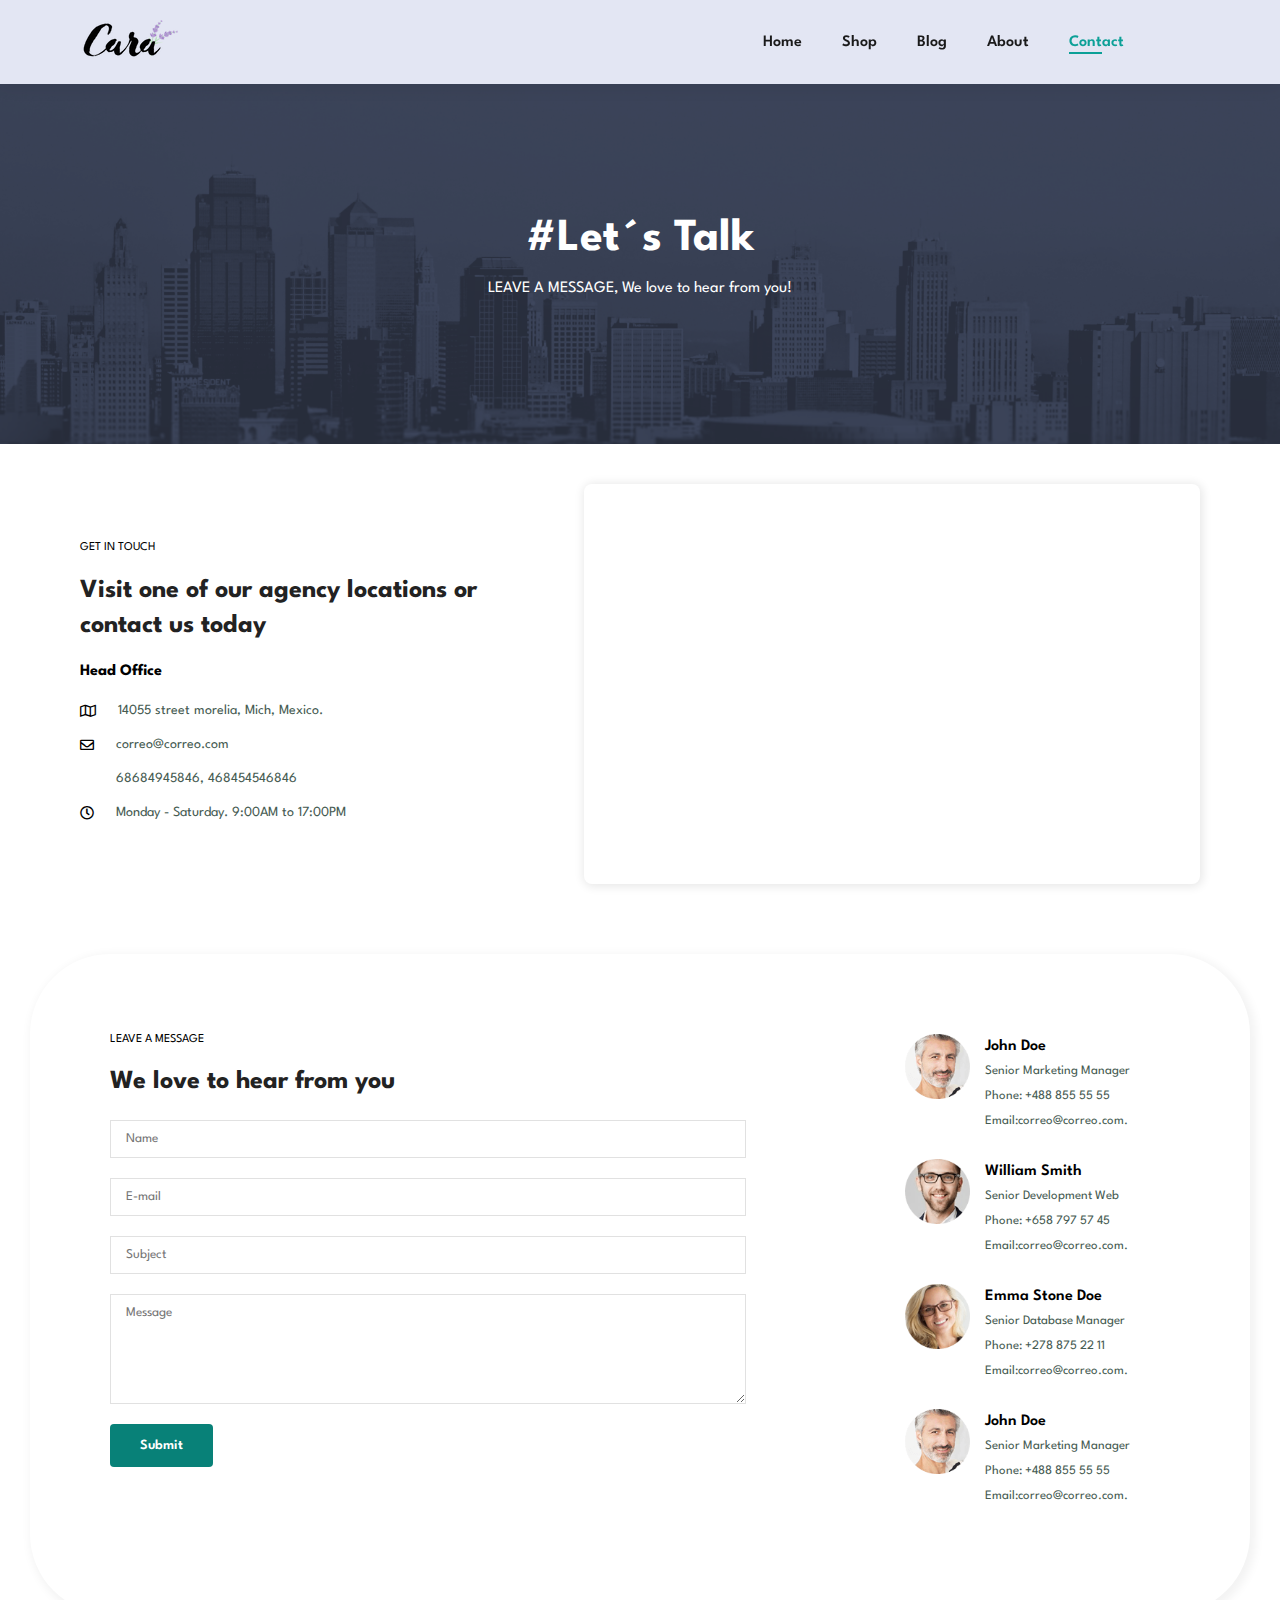
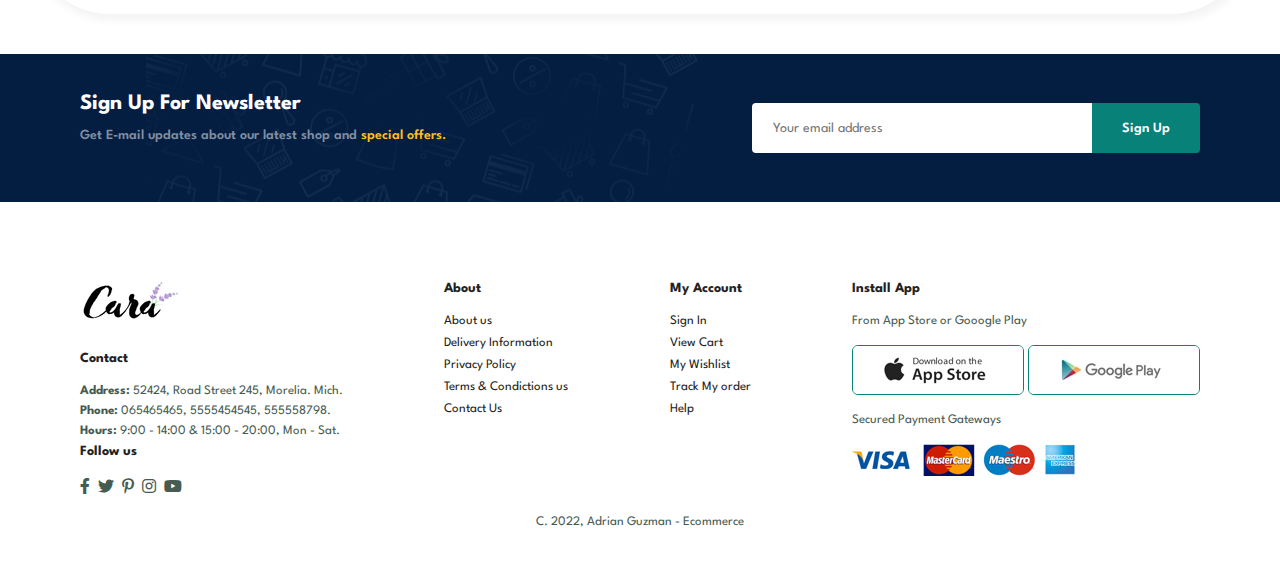
<file: contact.html>
<!DOCTYPE html>
<html lang="en">
  <head>
    <meta charset="UTF-8" />
    <meta http-equiv="X-UA-Compatible" content="IE=edge" />
    <meta name="viewport" content="width=, initial-scale=1.0" />
    <title>Ecommerce | contact</title>

    <!-- ============================= FAVICON ============================= -->
    <link
      rel="shortcut icon"
      href="./assets/img/logoPersonal.png"
      type="image/x-icon"
    />

    <!-- ============================= FONTAWESOME ============================= -->
    <link
      rel="stylesheet"
      href=" https://pro.fontawesome.com/releases/v5.15.4/css/all.css"
    />

    <!-- ============================= CSS ============================= -->
    <link rel="stylesheet" href="assets/css/app.css" />
  </head>

  <body>
    <!-- ============================= MAIN ============================= -->
    <!-- header -->
    <section id="header">
      <a href="index.html"> <img src="./assets/img/logo.png" alt="logo" /></a>

      <div class="">
        <ul id="navbar">
          <a href="#" id="close"><i class="far fa-times-circle"></i></a>
          <li><a href="index.html">Home</a></li>
          <li><a href="shop.html">Shop</a></li>
          <li><a href="blog.html">Blog</a></li>
          <li><a href="about.html">About</a></li>
          <li><a class="active" href="contact.html">Contact</a></li>
          <li>
            <a id="lg-bag" href="cart.html"
              ><i class="far fa-shopping-bag"></i
            ></a>
          </li>
        </ul>
      </div>
      <div id="mobile">
        <a href="cart.html"><i class="far fa-shopping-bag"></i></a>
        <i id="bar" class="fas fa-outdent"></i>
      </div>
    </section>

    <!-- hero -->
    <section id="page-header" class="about-header">
      <h2>#Let´s Talk</h2>
      <p>LEAVE A MESSAGE, We love to hear from you!</p>
    </section>

    <!-- contact -->
    <section id="contact-details" class="section-p1">
      <div class="details">
        <span>GET IN TOUCH</span>
        <h2>Visit one of our agency locations or contact us today</h2>
        <h3>Head Office</h3>
        <div>
          <li>
            <i class="far fa-map"></i>
            <p>14055 street morelia, Mich, Mexico.</p>
          </li>
          <li>
            <i class="far fa-envelope"></i>
            <p>correo@correo.com</p>
          </li>
          <li>
            <i class="far fa-phone-alt"></i>
            <p>68684945846, 468454546846</p>
          </li>
          <li>
            <i class="far fa-clock"></i>
            <p>Monday - Saturday. 9:00AM to 17:00PM</p>
          </li>
        </div>
      </div>
      <div class="map">
        <iframe
          src="https://www.google.com/maps/embed?pb=!1m18!1m12!1m3!1d7525.022310234705!2d-99.14488667417766!3d19.433516443543944!2m3!1f0!2f0!3f0!3m2!1i1024!2i768!4f13.1!3m3!1m2!1s0x85d1f92b75aa014d%3A0x17d810d20da6e8cf!2sPalacio%20de%20Bellas%20Artes!5e0!3m2!1ses!2smx!4v1645656474904!5m2!1ses!2smx"
          width="600"
          height="450"
          style="border: 0"
          allowfullscreen=""
          loading="lazy"
        ></iframe>
      </div>
    </section>

    <section id="form-details">
      <form action="">
        <span>LEAVE A MESSAGE</span>
        <h2>We love to hear from you</h2>
        <input type="text" placeholder="Name" />
        <input type="text" placeholder="E-mail" />
        <input type="text" placeholder="Subject" />
        <textarea
          name=""
          id=""
          cols="25"
          rows="7"
          placeholder="Message"
        ></textarea>
        <button type="submit" class="normal">Submit</button>
      </form>
      <!--  -->
      <div class="people">
        <div>
          <img src="./assets/img/people/1.png" alt="testimonials" />
          <p>
            <span>John Doe</span>
            Senior Marketing Manager <br />
            Phone: +488 855 55 55 <br />
            Email:correo@correo.com.
          </p>
        </div>
        <!--  -->
        <div>
          <img src="./assets/img/people/2.png" alt="testimonials" />
          <p>
            <span>William Smith</span>
            Senior Development Web <br />
            Phone: +658 797 57 45 <br />
            Email:correo@correo.com.
          </p>
        </div>
        <!--  -->
        <div>
          <img src="./assets/img/people/3.png" alt="testimonials" />
          <p>
            <span>Emma Stone Doe</span>
            Senior Database Manager <br />
            Phone: +278 875 22 11 <br />
            Email:correo@correo.com.
          </p>
        </div>
        <!--  -->
        <div>
          <img src="./assets/img/people/1.png" alt="testimonials" />
          <p>
            <span>John Doe</span>
            Senior Marketing Manager <br />
            Phone: +488 855 55 55 <br />
            Email:correo@correo.com.
          </p>
        </div>
      </div>
    </section>

    <!-- newsletter -->
    <section id="newsletter" class="section-p1 section-m1">
      <div class="newstext">
        <h4>Sign Up For Newsletter</h4>
        <p>
          Get E-mail updates about our latest shop and
          <span>special offers.</span>
        </p>
      </div>
      <div class="form">
        <input type="text" placeholder="Your email address" />
        <button class="normal">Sign Up</button>
      </div>
    </section>

    <!-- footer -->
    <footer class="section-p1">
      <!--Contact -->
      <div class="col">
        <img class="logo" src="./assets/img/logo.png" alt="logo" />
        <h4>Contact</h4>
        <p><strong>Address: </strong> 52424, Road Street 245, Morelia. Mich.</p>
        <p><strong>Phone: </strong> 065465465, 5555454545, 555558798.</p>
        <p><strong>Hours: </strong> 9:00 - 14:00 & 15:00 - 20:00, Mon - Sat.</p>
        <div class="follow">
          <h4>Follow us</h4>
          <div class="icon">
            <i class="fab fa-facebook-f"></i>
            <i class="fab fa-twitter"></i>
            <i class="fab fa-pinterest-p"></i>
            <i class="fab fa-instagram"></i>
            <i class="fab fa-youtube"></i>
          </div>
        </div>
      </div>
      <!-- About -->
      <div class="col">
        <h4>About</h4>
        <a href="#">About us</a>
        <a href="#">Delivery Information </a>
        <a href="#">Privacy Policy</a>
        <a href="#">Terms & Condictions us</a>
        <a href="#">Contact Us</a>
      </div>
      <!-- My Account -->
      <div class="col">
        <h4>My Account</h4>
        <a href="#">Sign In</a>
        <a href="#">View Cart</a>
        <a href="#">My Wishlist </a>
        <a href="#">Track My order</a>
        <a href="#">Help</a>
      </div>

      <!-- Install app -->
      <div class="col install">
        <h4>Install App</h4>
        <p>From App Store or Gooogle Play</p>
        <div class="row">
          <img src="./assets/img/pay/app.jpg" alt="app" />
          <img src="./assets/img/pay/play.jpg" alt="app" />
        </div>
        <p>Secured Payment Gateways</p>
        <img src="./assets/img/pay/pay.png" alt="pay" />
      </div>
      <!-- copyright -->
      <div class="copyright">
        <p>C. 2022, Adrian Guzman - Ecommerce</p>
      </div>
    </footer>

    <!-- ============================= SCRIPTS ============================= -->
    <script src="./assets/js/app.js"></script>
  </body>
</html>
</file>
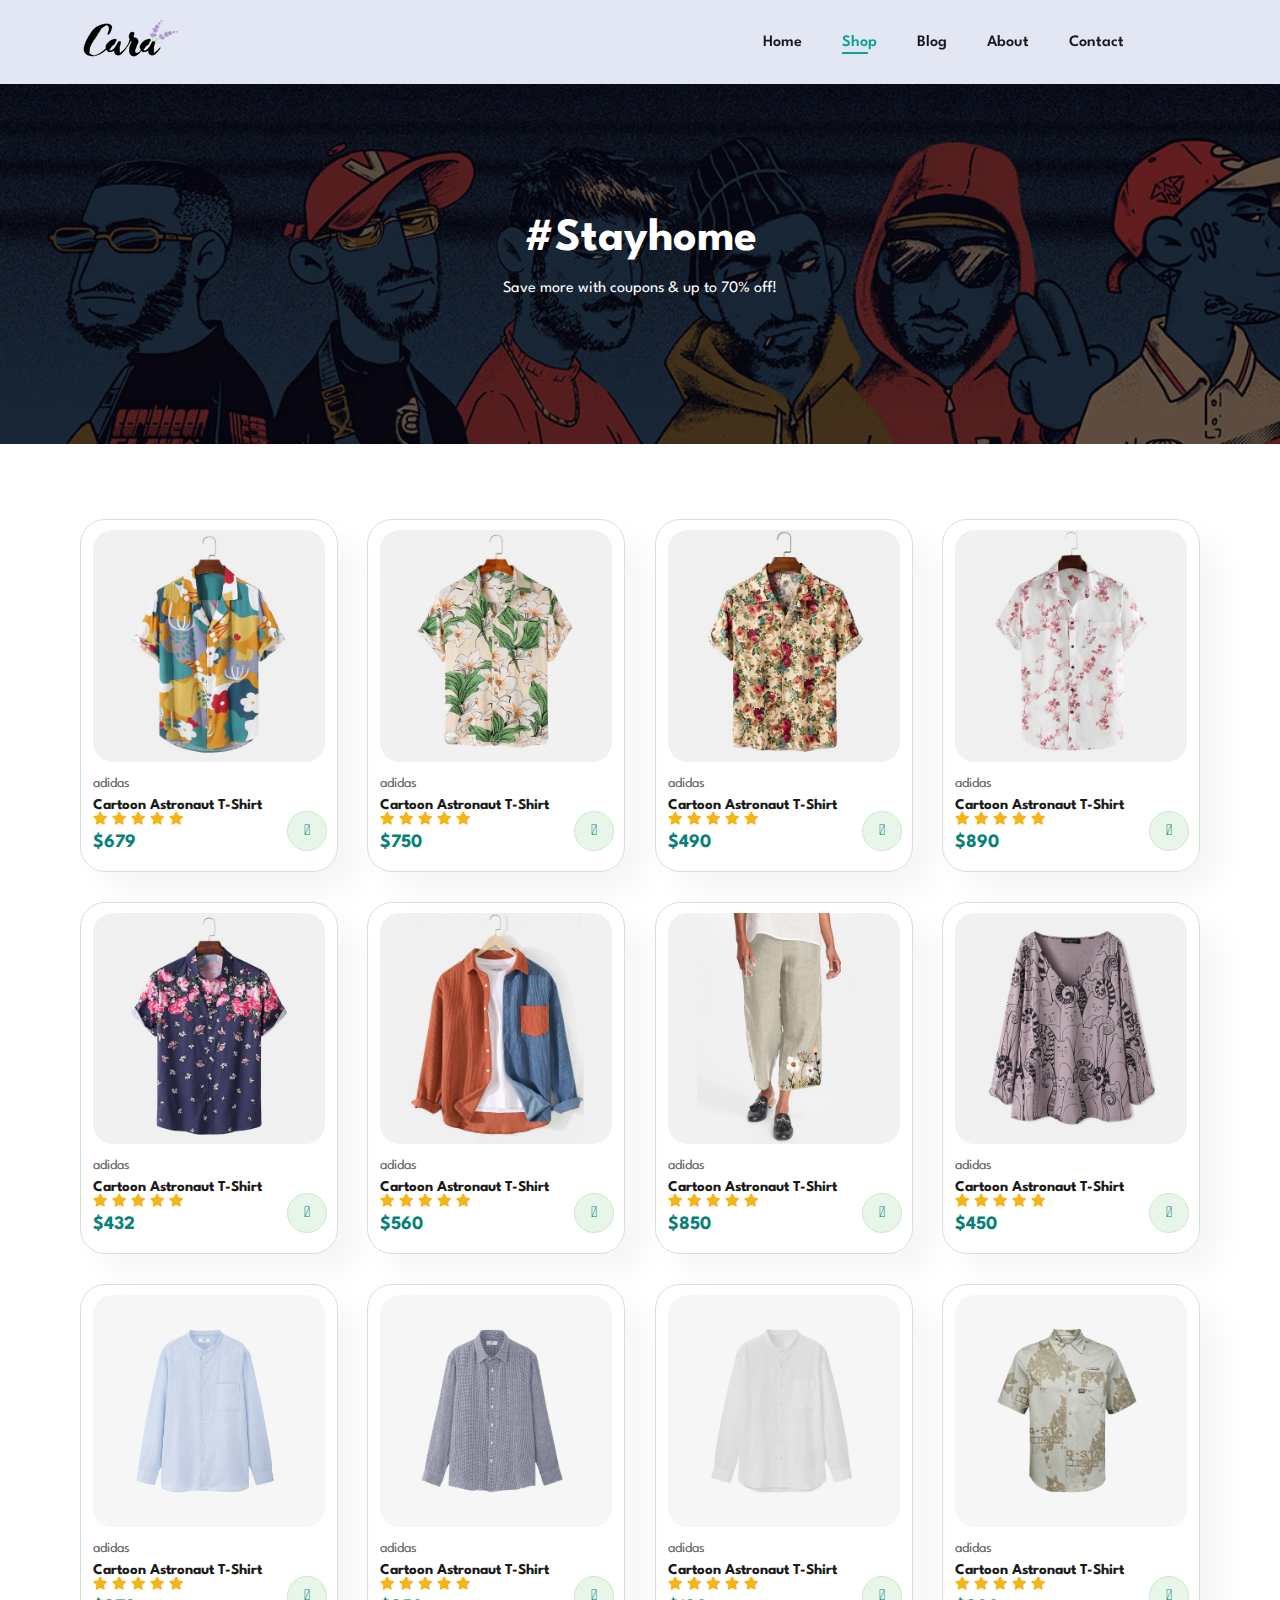
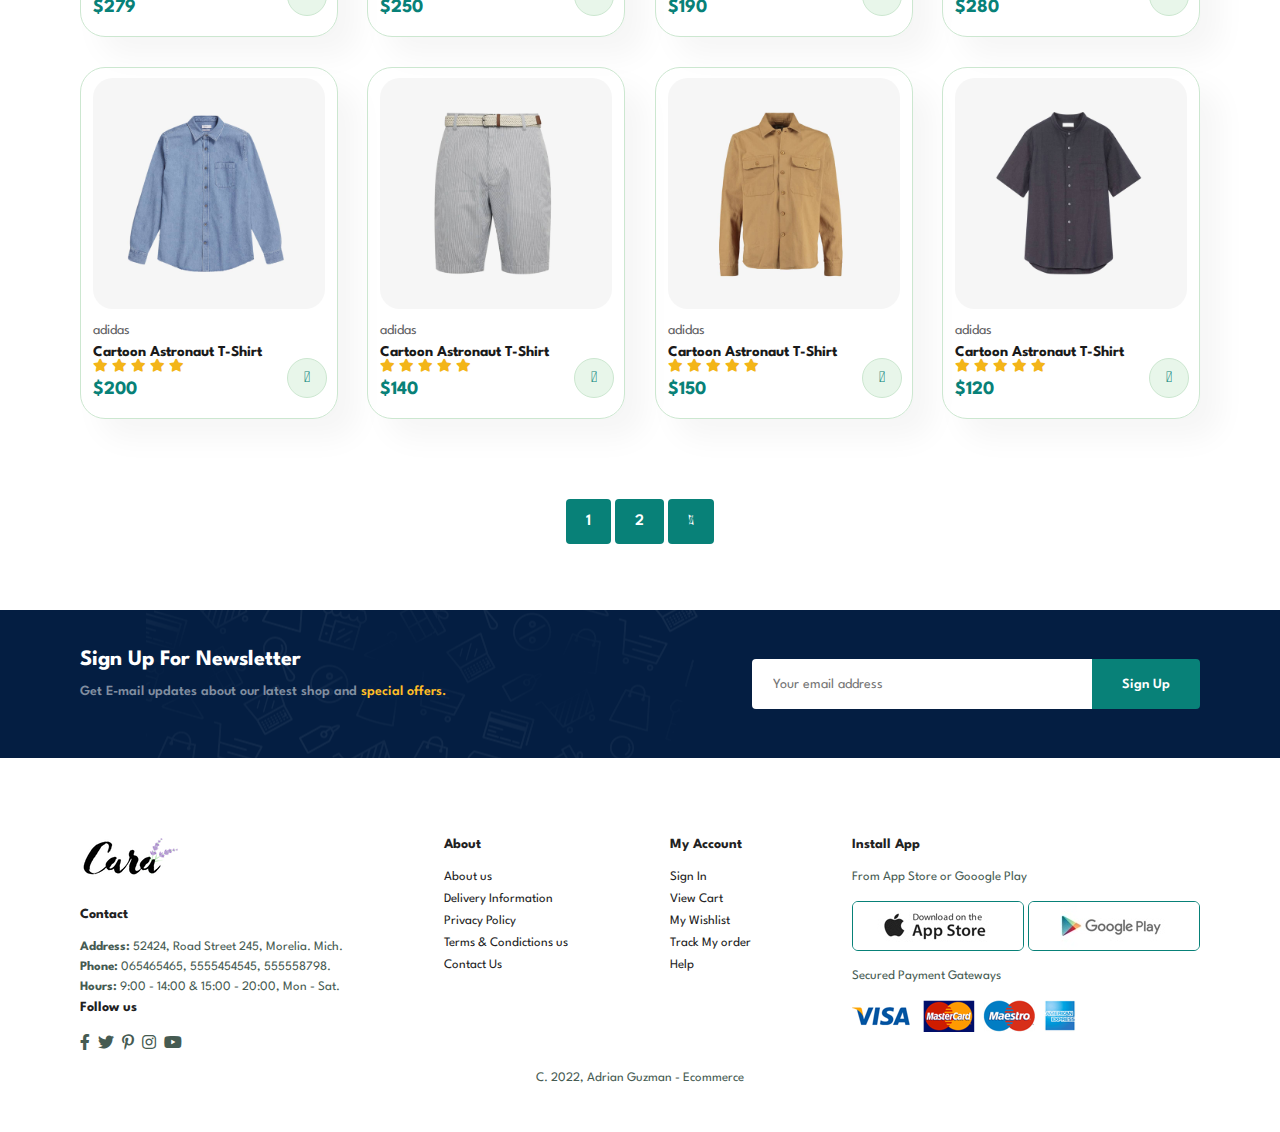
<file: shop.html>
<!DOCTYPE html>
<html lang="en">
  <head>
    <meta charset="UTF-8" />
    <meta http-equiv="X-UA-Compatible" content="IE=edge" />
    <meta name="viewport" content="width=, initial-scale=1.0" />
    <title>Ecommerce | Shop</title>

    <!-- ============================= FAVICON ============================= -->
    <link
      rel="shortcut icon"
      href="./assets/img/logoPersonal.png"
      type="image/x-icon"
    />

    <!-- ============================= FONTAWESOME ============================= -->
    <link
      rel="stylesheet"
      href=" https://pro.fontawesome.com/releases/v5.15.4/css/all.css"
    />

    <!-- ============================= CSS ============================= -->
    <link rel="stylesheet" href="assets/css/app.css" />
  </head>

  <body>
    <!-- ============================= MAIN ============================= -->
    <!-- header -->
    <section id="header">
      <a href="index.html"> <img src="./assets/img/logo.png" alt="logo" /></a>

      <div class="">
        <ul id="navbar">
          <a href="#" id="close"><i class="far fa-times-circle"></i></a>
          <li><a href="index.html">Home</a></li>
          <li><a class="active" href="shop.html">Shop</a></li>
          <li><a href="blog.html">Blog</a></li>
          <li><a href="about.html">About</a></li>
          <li><a href="contact.html">Contact</a></li>
          <li>
            <a id="lg-bag" href="cart.html"
              ><i class="far fa-shopping-bag"></i
            ></a>
          </li>
        </ul>
      </div>
      <div id="mobile">
        <a href="cart.html"><i class="far fa-shopping-bag"></i></a>
        <i id="bar" class="fas fa-outdent"></i>
      </div>
    </section>

    <!-- hero -->
    <section id="page-header">
      <h2>#Stayhome</h2>
      <p>Save more with coupons & up to 70% off!</p>
    </section>

    <!-- producto 1 -->
    <section id="product1" class="section-p1">
      <div class="pro-container">
        <!--  -->
        <div class="pro" onclick="window.location.href='shopProduct.html';">
          <img src="./assets/img/products/f1.jpg" alt="products" />
          <div class="des">
            <span>adidas</span>
            <h5>Cartoon Astronaut T-Shirt</h5>
            <div class="star">
              <i class="fas fa-star"></i>
              <i class="fas fa-star"></i>
              <i class="fas fa-star"></i>
              <i class="fas fa-star"></i>
              <i class="fas fa-star"></i>
            </div>
            <h4>$679</h4>
          </div>
          <a href="#"><i class="fal fa-shopping-cart cart"></i></a>
        </div>
        <!--  -->
        <div class="pro" onclick="window.location.href='shopProduct.html';">
          <img src="./assets/img/products/f2.jpg" alt="products" />
          <div class="des">
            <span>adidas</span>
            <h5>Cartoon Astronaut T-Shirt</h5>
            <div class="star">
              <i class="fas fa-star"></i>
              <i class="fas fa-star"></i>
              <i class="fas fa-star"></i>
              <i class="fas fa-star"></i>
              <i class="fas fa-star"></i>
            </div>
            <h4>$750</h4>
          </div>
          <a href="#"><i class="fal fa-shopping-cart cart"></i></a>
        </div>
        <!--  -->
        <div class="pro">
          <img src="./assets/img/products/f3.jpg" alt="products" />
          <div class="des">
            <span>adidas</span>
            <h5>Cartoon Astronaut T-Shirt</h5>
            <div class="star">
              <i class="fas fa-star"></i>
              <i class="fas fa-star"></i>
              <i class="fas fa-star"></i>
              <i class="fas fa-star"></i>
              <i class="fas fa-star"></i>
            </div>
            <h4>$490</h4>
          </div>
          <a href="#"><i class="fal fa-shopping-cart cart"></i></a>
        </div>
        <!--  -->
        <div class="pro">
          <img src="./assets/img/products/f4.jpg" alt="products" />
          <div class="des">
            <span>adidas</span>
            <h5>Cartoon Astronaut T-Shirt</h5>
            <div class="star">
              <i class="fas fa-star"></i>
              <i class="fas fa-star"></i>
              <i class="fas fa-star"></i>
              <i class="fas fa-star"></i>
              <i class="fas fa-star"></i>
            </div>
            <h4>$890</h4>
          </div>
          <a href="#"><i class="fal fa-shopping-cart cart"></i></a>
        </div>
        <!--  -->
        <div class="pro">
          <img src="./assets/img/products/f5.jpg" alt="products" />
          <div class="des">
            <span>adidas</span>
            <h5>Cartoon Astronaut T-Shirt</h5>
            <div class="star">
              <i class="fas fa-star"></i>
              <i class="fas fa-star"></i>
              <i class="fas fa-star"></i>
              <i class="fas fa-star"></i>
              <i class="fas fa-star"></i>
            </div>
            <h4>$432</h4>
          </div>
          <a href="#"><i class="fal fa-shopping-cart cart"></i></a>
        </div>
        <!--  -->
        <div class="pro">
          <img src="./assets/img/products/f6.jpg" alt="products" />
          <div class="des">
            <span>adidas</span>
            <h5>Cartoon Astronaut T-Shirt</h5>
            <div class="star">
              <i class="fas fa-star"></i>
              <i class="fas fa-star"></i>
              <i class="fas fa-star"></i>
              <i class="fas fa-star"></i>
              <i class="fas fa-star"></i>
            </div>
            <h4>$560</h4>
          </div>
          <a href="#"><i class="fal fa-shopping-cart cart"></i></a>
        </div>
        <!--  -->
        <div class="pro">
          <img src="./assets/img/products/f7.jpg" alt="products" />
          <div class="des">
            <span>adidas</span>
            <h5>Cartoon Astronaut T-Shirt</h5>
            <div class="star">
              <i class="fas fa-star"></i>
              <i class="fas fa-star"></i>
              <i class="fas fa-star"></i>
              <i class="fas fa-star"></i>
              <i class="fas fa-star"></i>
            </div>
            <h4>$850</h4>
          </div>
          <a href="#"><i class="fal fa-shopping-cart cart"></i></a>
        </div>
        <!--  -->
        <div class="pro">
          <img src="./assets/img/products/f8.jpg" alt="products" />
          <div class="des">
            <span>adidas</span>
            <h5>Cartoon Astronaut T-Shirt</h5>
            <div class="star">
              <i class="fas fa-star"></i>
              <i class="fas fa-star"></i>
              <i class="fas fa-star"></i>
              <i class="fas fa-star"></i>
              <i class="fas fa-star"></i>
            </div>
            <h4>$450</h4>
          </div>
          <a href="#"><i class="fal fa-shopping-cart cart"></i></a>
        </div>

        <div class="pro">
          <img src="./assets/img/products/n1.jpg" alt="products" />
          <div class="des">
            <span>adidas</span>
            <h5>Cartoon Astronaut T-Shirt</h5>
            <div class="star">
              <i class="fas fa-star"></i>
              <i class="fas fa-star"></i>
              <i class="fas fa-star"></i>
              <i class="fas fa-star"></i>
              <i class="fas fa-star"></i>
            </div>
            <h4>$279</h4>
          </div>
          <a href="#"><i class="fal fa-shopping-cart cart"></i></a>
        </div>
        <!--  -->
        <div class="pro">
          <img src="./assets/img/products/n2.jpg" alt="products" />
          <div class="des">
            <span>adidas</span>
            <h5>Cartoon Astronaut T-Shirt</h5>
            <div class="star">
              <i class="fas fa-star"></i>
              <i class="fas fa-star"></i>
              <i class="fas fa-star"></i>
              <i class="fas fa-star"></i>
              <i class="fas fa-star"></i>
            </div>
            <h4>$250</h4>
          </div>
          <a href="#"><i class="fal fa-shopping-cart cart"></i></a>
        </div>
        <!--  -->
        <div class="pro">
          <img src="./assets/img/products/n3.jpg" alt="products" />
          <div class="des">
            <span>adidas</span>
            <h5>Cartoon Astronaut T-Shirt</h5>
            <div class="star">
              <i class="fas fa-star"></i>
              <i class="fas fa-star"></i>
              <i class="fas fa-star"></i>
              <i class="fas fa-star"></i>
              <i class="fas fa-star"></i>
            </div>
            <h4>$190</h4>
          </div>
          <a href="#"><i class="fal fa-shopping-cart cart"></i></a>
        </div>
        <!--  -->
        <div class="pro">
          <img src="./assets/img/products/n4.jpg" alt="products" />
          <div class="des">
            <span>adidas</span>
            <h5>Cartoon Astronaut T-Shirt</h5>
            <div class="star">
              <i class="fas fa-star"></i>
              <i class="fas fa-star"></i>
              <i class="fas fa-star"></i>
              <i class="fas fa-star"></i>
              <i class="fas fa-star"></i>
            </div>
            <h4>$280</h4>
          </div>
          <a href="#"><i class="fal fa-shopping-cart cart"></i></a>
        </div>
        <!--  -->
        <div class="pro">
          <img src="./assets/img/products/n5.jpg" alt="products" />
          <div class="des">
            <span>adidas</span>
            <h5>Cartoon Astronaut T-Shirt</h5>
            <div class="star">
              <i class="fas fa-star"></i>
              <i class="fas fa-star"></i>
              <i class="fas fa-star"></i>
              <i class="fas fa-star"></i>
              <i class="fas fa-star"></i>
            </div>
            <h4>$200</h4>
          </div>
          <a href="#"><i class="fal fa-shopping-cart cart"></i></a>
        </div>
        <!--  -->
        <div class="pro">
          <img src="./assets/img/products/n6.jpg" alt="products" />
          <div class="des">
            <span>adidas</span>
            <h5>Cartoon Astronaut T-Shirt</h5>
            <div class="star">
              <i class="fas fa-star"></i>
              <i class="fas fa-star"></i>
              <i class="fas fa-star"></i>
              <i class="fas fa-star"></i>
              <i class="fas fa-star"></i>
            </div>
            <h4>$140</h4>
          </div>
          <a href="#"><i class="fal fa-shopping-cart cart"></i></a>
        </div>
        <!--  -->
        <div class="pro">
          <img src="./assets/img/products/n7.jpg" alt="products" />
          <div class="des">
            <span>adidas</span>
            <h5>Cartoon Astronaut T-Shirt</h5>
            <div class="star">
              <i class="fas fa-star"></i>
              <i class="fas fa-star"></i>
              <i class="fas fa-star"></i>
              <i class="fas fa-star"></i>
              <i class="fas fa-star"></i>
            </div>
            <h4>$150</h4>
          </div>
          <a href="#"><i class="fal fa-shopping-cart cart"></i></a>
        </div>
        <!--  -->
        <div class="pro">
          <img src="./assets/img/products/n8.jpg" alt="products" />
          <div class="des">
            <span>adidas</span>
            <h5>Cartoon Astronaut T-Shirt</h5>
            <div class="star">
              <i class="fas fa-star"></i>
              <i class="fas fa-star"></i>
              <i class="fas fa-star"></i>
              <i class="fas fa-star"></i>
              <i class="fas fa-star"></i>
            </div>
            <h4>$120</h4>
          </div>
          <a href="#"><i class="fal fa-shopping-cart cart"></i></a>
        </div>
      </div>
    </section>

    <section id="pagination" class="section-p1">
      <a href="#">1</a>
      <a href="#">2</a>
      <a href="#"><i class="fal fa-long-arrow-alt-right"></i></a>
    </section>

    <!-- newsletter -->
    <section id="newsletter" class="section-p1 section-m1">
      <div class="newstext">
        <h4>Sign Up For Newsletter</h4>
        <p>
          Get E-mail updates about our latest shop and
          <span>special offers.</span>
        </p>
      </div>
      <div class="form">
        <input type="text" placeholder="Your email address" />
        <button class="normal">Sign Up</button>
      </div>
    </section>

    <!-- footer -->
    <footer class="section-p1">
      <!--Contact -->
      <div class="col">
        <img class="logo" src="./assets/img/logo.png" alt="logo" />
        <h4>Contact</h4>
        <p><strong>Address: </strong> 52424, Road Street 245, Morelia. Mich.</p>
        <p><strong>Phone: </strong> 065465465, 5555454545, 555558798.</p>
        <p><strong>Hours: </strong> 9:00 - 14:00 & 15:00 - 20:00, Mon - Sat.</p>
        <div class="follow">
          <h4>Follow us</h4>
          <div class="icon">
            <i class="fab fa-facebook-f"></i>
            <i class="fab fa-twitter"></i>
            <i class="fab fa-pinterest-p"></i>
            <i class="fab fa-instagram"></i>
            <i class="fab fa-youtube"></i>
          </div>
        </div>
      </div>
      <!-- About -->
      <div class="col">
        <h4>About</h4>
        <a href="#">About us</a>
        <a href="#">Delivery Information </a>
        <a href="#">Privacy Policy</a>
        <a href="#">Terms & Condictions us</a>
        <a href="#">Contact Us</a>
      </div>
      <!-- My Account -->
      <div class="col">
        <h4>My Account</h4>
        <a href="#">Sign In</a>
        <a href="#">View Cart</a>
        <a href="#">My Wishlist </a>
        <a href="#">Track My order</a>
        <a href="#">Help</a>
      </div>

      <!-- Install app -->
      <div class="col install">
        <h4>Install App</h4>
        <p>From App Store or Gooogle Play</p>
        <div class="row">
          <img src="./assets/img/pay/app.jpg" alt="app" />
          <img src="./assets/img/pay/play.jpg" alt="app" />
        </div>
        <p>Secured Payment Gateways</p>
        <img src="./assets/img/pay/pay.png" alt="pay" />
      </div>
      <!-- copyright -->
      <div class="copyright">
        <p>C. 2022, Adrian Guzman - Ecommerce</p>
      </div>
    </footer>

    <!-- ============================= SCRIPTS ============================= -->
    <script src="./assets/js/app.js"></script>
  </body>
</html>
</file>
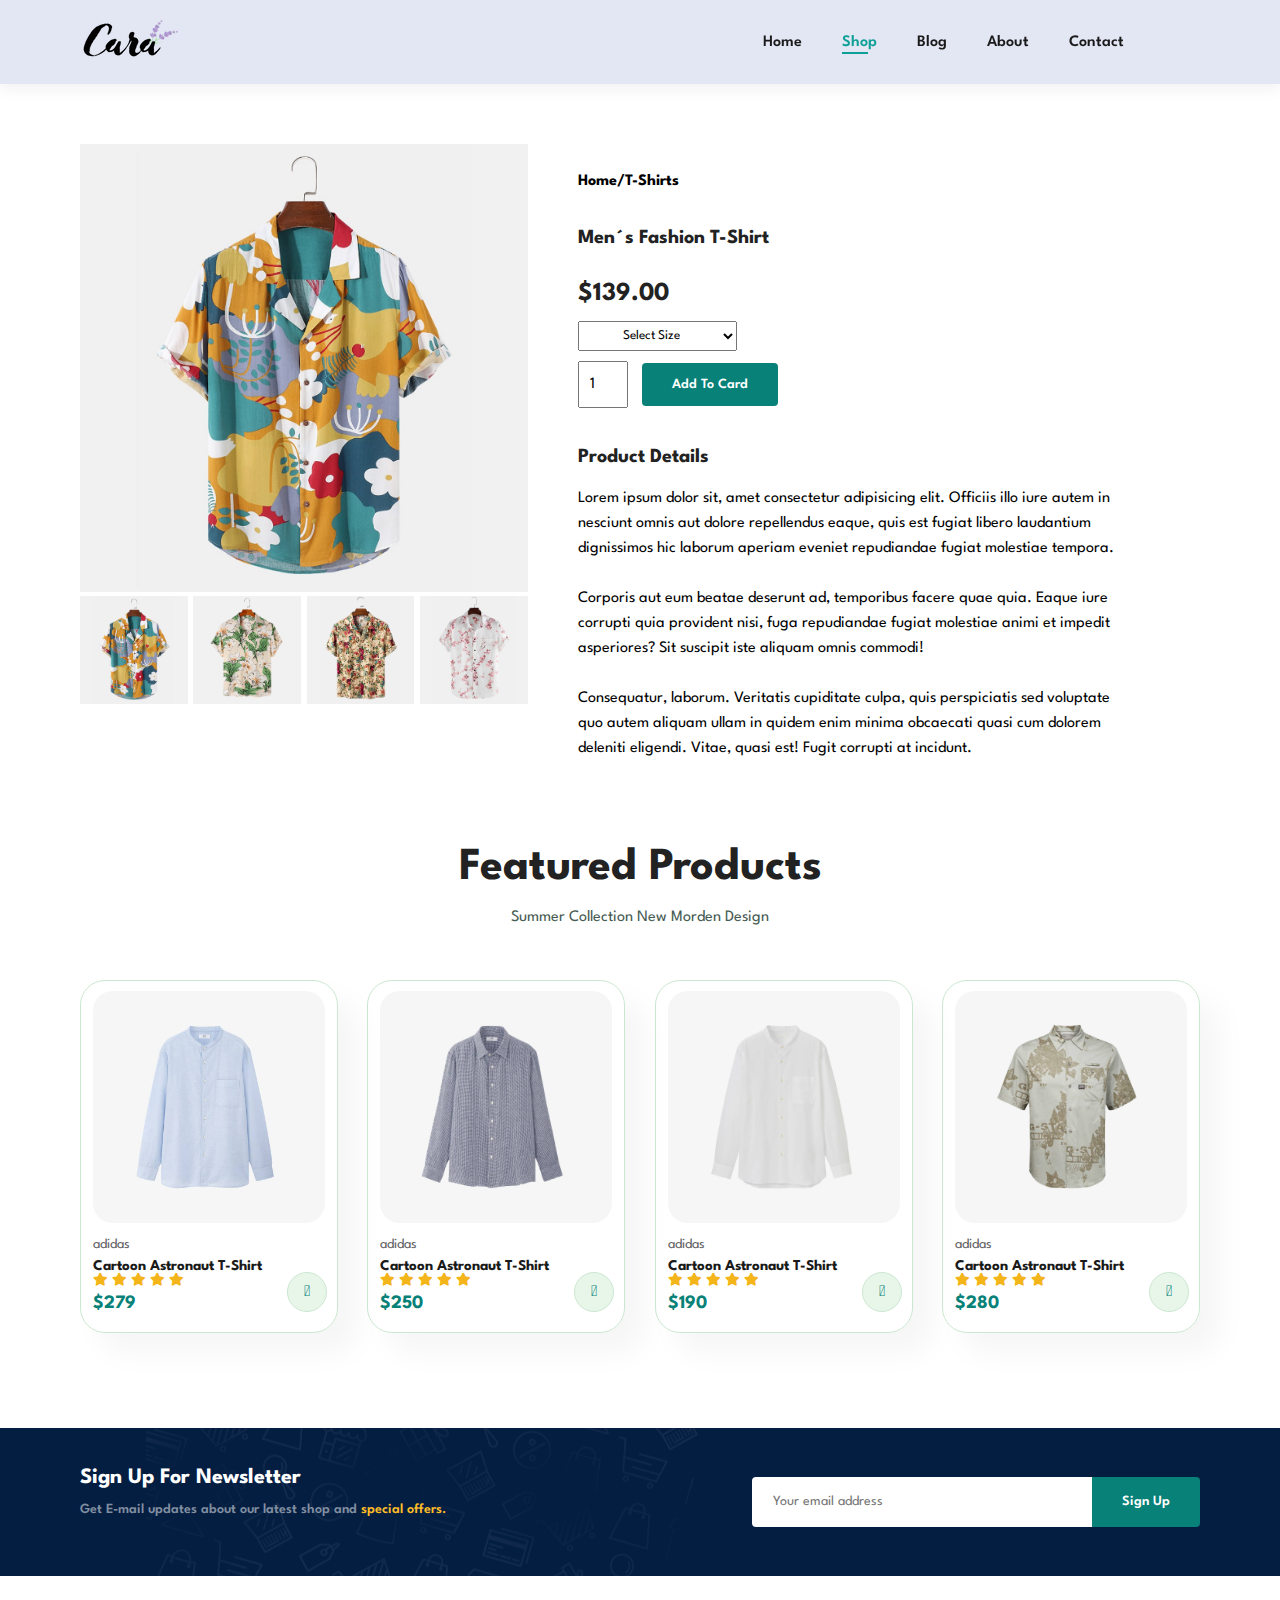
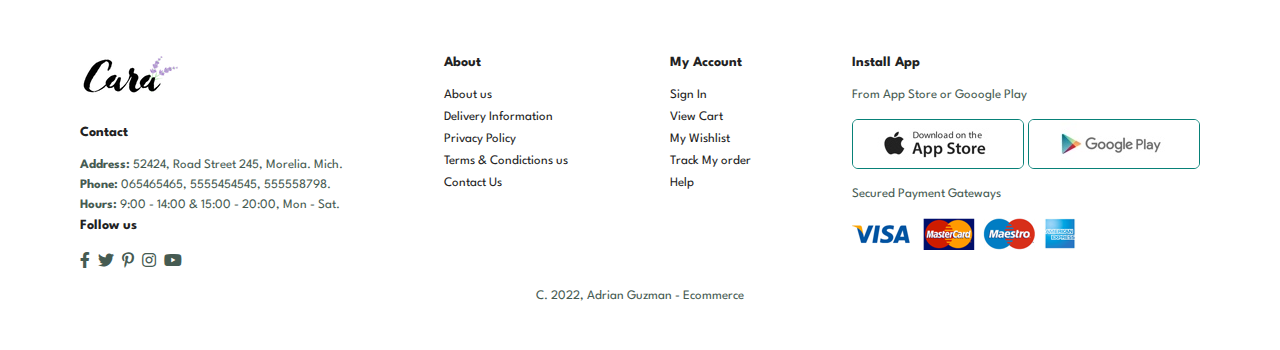
<file: shopProduct.html>
<!DOCTYPE html>
<html lang="en">
  <head>
    <meta charset="UTF-8" />
    <meta http-equiv="X-UA-Compatible" content="IE=edge" />
    <meta name="viewport" content="width=, initial-scale=1.0" />
    <title>Ecommerce | Shop Products</title>

    <!-- ============================= FAVICON ============================= -->
    <link
      rel="shortcut icon"
      href="./assets/img/logoPersonal.png"
      type="image/x-icon"
    />

    <!-- ============================= FONTAWESOME ============================= -->
    <link
      rel="stylesheet"
      href=" https://pro.fontawesome.com/releases/v5.15.4/css/all.css"
    />

    <!-- ============================= CSS ============================= -->
    <link rel="stylesheet" href="assets/css/app.css" />
  </head>

  <body>
    <!-- ============================= MAIN ============================= -->
    <!-- header -->
    <section id="header">
      <a href="index.html"> <img src="./assets/img/logo.png" alt="logo" /></a>

      <div class="">
        <ul id="navbar">
          <a href="#" id="close"><i class="far fa-times-circle"></i></a>
          <li><a href="index.html">Home</a></li>
          <li><a class="active" href="shop.html">Shop</a></li>
          <li><a href="blog.html">Blog</a></li>
          <li><a href="about.html">About</a></li>
          <li><a href="contact.html">Contact</a></li>
          <li>
            <a id="lg-bag" href="cart.html"
              ><i class="far fa-shopping-bag"></i
            ></a>
          </li>
        </ul>
      </div>
      <div id="mobile">
        <a href="cart.html"><i class="far fa-shopping-bag"></i></a>
        <i id="bar" class="fas fa-outdent"></i>
      </div>
    </section>

    <!-- prodetails -->
    <section id="prodetails" class="section-p1">
      <div class="single-pro-image">
        <img
          src="./assets/img/products/f1.jpg"
          width="100%"
          alt="Details"
          id="MainImg"
        />
        <div class="small-img-group">
          <div class="small-img-col">
            <img
              src="./assets/img/products/f1.jpg"
              width="100%"
              alt="Details"
              class="small-img"
            />
          </div>
          <div class="small-img-col">
            <img
              src="./assets/img/products/f2.jpg"
              width="100%"
              alt="Details"
              class="small-img"
            />
          </div>
          <div class="small-img-col">
            <img
              src="./assets/img/products/f3.jpg"
              width="100%"
              alt="Details"
              class="small-img"
            />
          </div>
          <div class="small-img-col">
            <img
              src="./assets/img/products/f4.jpg"
              width="100%"
              alt="Details"
              class="small-img"
            />
          </div>
        </div>
      </div>
      <!--  -->
      <div class="single-pro-details">
        <h6>Home/T-Shirts</h6>
        <h4>Men´s Fashion T-Shirt</h4>
        <h2>$139.00</h2>
        <select>
          <option value="#">Select Size</option>
          <option value="#">XL</option>
          <option value="#">XXL</option>
          <option value="#">Small</option>
          <option value="#">Large</option>
        </select>
        <input type="number" value="1" />
        <button class="normal">Add To Card</button>
        <h4>Product Details</h4>
        <span
          >Lorem ipsum dolor sit, amet consectetur adipisicing elit. Officiis
          illo iure autem in nesciunt omnis aut dolore repellendus eaque, quis
          est fugiat libero laudantium dignissimos hic laborum aperiam eveniet
          repudiandae fugiat molestiae tempora.<br /><br />
          Corporis aut eum beatae deserunt ad, temporibus facere quae quia.
          Eaque iure corrupti quia provident nisi, fuga repudiandae fugiat
          molestiae animi et impedit asperiores? Sit suscipit iste aliquam omnis
          commodi! <br /><br />
          Consequatur, laborum. Veritatis cupiditate culpa, quis perspiciatis
          sed voluptate quo autem aliquam ullam in quidem enim minima obcaecati
          quasi cum dolorem deleniti eligendi. Vitae, quasi est! Fugit corrupti
          at incidunt.
        </span>
      </div>
    </section>

    <!-- new arrivals  -->
    <section id="product1" class="section-p1">
      <h2>Featured Products</h2>
      <p>Summer Collection New Morden Design</p>
      <div class="pro-container">
        <!--  -->
        <div class="pro">
          <img src="./assets/img/products/n1.jpg" alt="products" />
          <div class="des">
            <span>adidas</span>
            <h5>Cartoon Astronaut T-Shirt</h5>
            <div class="star">
              <i class="fas fa-star"></i>
              <i class="fas fa-star"></i>
              <i class="fas fa-star"></i>
              <i class="fas fa-star"></i>
              <i class="fas fa-star"></i>
            </div>
            <h4>$279</h4>
          </div>
          <a href="#"><i class="fal fa-shopping-cart cart"></i></a>
        </div>
        <!--  -->
        <div class="pro">
          <img src="./assets/img/products/n2.jpg" alt="products" />
          <div class="des">
            <span>adidas</span>
            <h5>Cartoon Astronaut T-Shirt</h5>
            <div class="star">
              <i class="fas fa-star"></i>
              <i class="fas fa-star"></i>
              <i class="fas fa-star"></i>
              <i class="fas fa-star"></i>
              <i class="fas fa-star"></i>
            </div>
            <h4>$250</h4>
          </div>
          <a href="#"><i class="fal fa-shopping-cart cart"></i></a>
        </div>
        <!--  -->
        <div class="pro">
          <img src="./assets/img/products/n3.jpg" alt="products" />
          <div class="des">
            <span>adidas</span>
            <h5>Cartoon Astronaut T-Shirt</h5>
            <div class="star">
              <i class="fas fa-star"></i>
              <i class="fas fa-star"></i>
              <i class="fas fa-star"></i>
              <i class="fas fa-star"></i>
              <i class="fas fa-star"></i>
            </div>
            <h4>$190</h4>
          </div>
          <a href="#"><i class="fal fa-shopping-cart cart"></i></a>
        </div>
        <!--  -->
        <div class="pro">
          <img src="./assets/img/products/n4.jpg" alt="products" />
          <div class="des">
            <span>adidas</span>
            <h5>Cartoon Astronaut T-Shirt</h5>
            <div class="star">
              <i class="fas fa-star"></i>
              <i class="fas fa-star"></i>
              <i class="fas fa-star"></i>
              <i class="fas fa-star"></i>
              <i class="fas fa-star"></i>
            </div>
            <h4>$280</h4>
          </div>
          <a href="#"><i class="fal fa-shopping-cart cart"></i></a>
        </div>
      </div>
    </section>

    <!-- newsletter -->
    <section id="newsletter" class="section-p1 section-m1">
      <div class="newstext">
        <h4>Sign Up For Newsletter</h4>
        <p>
          Get E-mail updates about our latest shop and
          <span>special offers.</span>
        </p>
      </div>
      <div class="form">
        <input type="text" placeholder="Your email address" />
        <button class="normal">Sign Up</button>
      </div>
    </section>

    <!-- footer -->
    <footer class="section-p1">
      <!--Contact -->
      <div class="col">
        <img class="logo" src="./assets/img/logo.png" alt="logo" />
        <h4>Contact</h4>
        <p><strong>Address: </strong> 52424, Road Street 245, Morelia. Mich.</p>
        <p><strong>Phone: </strong> 065465465, 5555454545, 555558798.</p>
        <p><strong>Hours: </strong> 9:00 - 14:00 & 15:00 - 20:00, Mon - Sat.</p>
        <div class="follow">
          <h4>Follow us</h4>
          <div class="icon">
            <i class="fab fa-facebook-f"></i>
            <i class="fab fa-twitter"></i>
            <i class="fab fa-pinterest-p"></i>
            <i class="fab fa-instagram"></i>
            <i class="fab fa-youtube"></i>
          </div>
        </div>
      </div>
      <!-- About -->
      <div class="col">
        <h4>About</h4>
        <a href="#">About us</a>
        <a href="#">Delivery Information </a>
        <a href="#">Privacy Policy</a>
        <a href="#">Terms & Condictions us</a>
        <a href="#">Contact Us</a>
      </div>
      <!-- My Account -->
      <div class="col">
        <h4>My Account</h4>
        <a href="#">Sign In</a>
        <a href="#">View Cart</a>
        <a href="#">My Wishlist </a>
        <a href="#">Track My order</a>
        <a href="#">Help</a>
      </div>

      <!-- Install app -->
      <div class="col install">
        <h4>Install App</h4>
        <p>From App Store or Gooogle Play</p>
        <div class="row">
          <img src="./assets/img/pay/app.jpg" alt="app" />
          <img src="./assets/img/pay/play.jpg" alt="app" />
        </div>
        <p>Secured Payment Gateways</p>
        <img src="./assets/img/pay/pay.png" alt="pay" />
      </div>
      <!-- copyright -->
      <div class="copyright">
        <p>C. 2022, Adrian Guzman - Ecommerce</p>
      </div>
    </footer>

    <!-- ============================= SCRIPTS ============================= -->
    <script src="./assets/js/shopProduct.js"></script>
    <script src="./assets/js/app.js"></script>
  </body>
</html>
</file>
<file: assets/css/app.css>
/** ============================= CSS MAIN ============================= */

@import url("https://fonts.googleapis.com/css2?family=Spartan:wght@100;200;300;400;500;600;700;800;900&display=swap");

* {
  margin: 0;
  padding: 0;
  box-sizing: border-box;
  font-family: "Spartan", sans-serif;
}

h1 {
  font-size: 50px;
  line-height: 64px;
  color: #222;
}

h2 {
  font-size: 46px;
  line-height: 54px;
  color: #222;
}

h4 {
  font-size: 20px;
  /* line-height: 54px; */
  color: #222;
}

h6 {
  font-weight: 700;
  font-size: 12px;
  /* line-height: 54px; */
  /* color: #222; */
}

p {
  font-size: 16px;
  /* line-height: 54px; */
  color: #465b52;
  margin: 15px 0 20px 0;
}

.section-p1 {
  padding: 40px 80px;
}

.section-m1 {
  margin: 40px 0;
}

button.normal {
  font-size: 14px;
  font-weight: 600;
  padding: 15px 30px;
  color: #000;
  background-color: #fff;
  border-radius: 4px;
  cursor: pointer;
  border: none;
  outline: none;
  transition: 0.2s;
}

button.white {
  font-size: 14px;
  font-weight: 600;
  padding: 11px 18px;
  color: #fff;
  background-color: transparent;
  border-radius: 4px;
  cursor: pointer;
  border: 1px solid #fff;
  outline: none;
  transition: 0.2s;
}

body {
  width: 100%;
}

/** ============================= HEADER ============================= */

#header {
  display: flex;
  align-items: center;
  justify-content: space-between;
  padding: 20px 80px;
  background: #e3e6f3;
  box-shadow: 0 5px 15px rgba(0, 0, 0, 0.06);
  z-index: 999;
  position: sticky;
  top: 0;
  left: 0;
}

#navbar {
  display: flex;
  align-items: center;
  justify-content: center;
}

#navbar li {
  list-style: none;
  padding: 0 20px;
  position: relative;
}

#navbar li a {
  text-decoration: none;
  font-size: 16px;
  font-weight: 600;
  color: #1a1a1a;
  transition: 0.3s ease;
}

#navbar li a:hover,
#navbar li a.active {
  color: #0ca097; /*088178*/
}

#navbar li a.active::after,
#navbar li a:hover::after {
  content: "";
  width: 35%;
  height: 2px;
  background: #0ca097; /*088178*/
  position: absolute;
  bottom: -4px;
  left: 20px;
}

#mobile {
  display: none;
  align-items: center;
}

#close {
  display: none;
}

/** ============================= HOME PAGE ============================= */

#hero {
  background-image: url("../img/hero.jpg");
  height: 95vh;
  width: 100%;
  background-size: cover;
  background-position: top 23% right 0;
  padding: 0 10%;
  display: flex;
  flex-direction: column;
  align-items: flex-start;
  justify-content: center;
}

#hero h4 {
  padding-bottom: 15px;
}

#hero h1 {
  color: #0ca097;
}

#hero button {
  background-image: url("../img/button.png");
  background-color: transparent;
  color: #0ca097;
  border: 0;
  padding: 14px 80px 14px 65px;
  background-repeat: no-repeat;
  cursor: pointer;
  font-weight: 700;
  font-size: 15px;
}

#feature {
  display: flex;
  align-items: center;
  justify-content: space-between;
  flex-wrap: wrap;
}

#feature .fe-box:nth-child(2) h6 {
  background-color: #cdebbc;
}

#feature .fe-box:nth-child(3) h6 {
  background-color: #d1e8f2;
}

#feature .fe-box:nth-child(4) h6 {
  background-color: #cdd4f8;
}

#feature .fe-box:nth-child(5) h6 {
  background-color: #f6dbf6;
}

#feature .fe-box:nth-child(6) h6 {
  background-color: #fff2e5;
}

#feature .fe-box {
  width: 180px;
  text-align: center;
  padding: 25px 15px;
  box-shadow: 20px 20px 34px rgba(0, 0, 0, 0.03);
  border: 1px solid #cce7d0;
  border-radius: 4px;
  margin: 15px 0;
}

#feature .fe-box:hover {
  box-shadow: 10px 10px 54px rgba(70, 62, 221, 0.1);
}

#feature .fe-box img {
  width: 100%;
  margin-bottom: 10px;
}

#feature .fe-box h6 {
  display: inline-block;
  padding: 9px 8px 6px 8px;
  line-height: 1;
  border-radius: 4px;
  color: #0ca097;
  background-color: #fddde4;
}

/**
* Featured products
*/

#product1 {
  text-align: center;
}

#product1 .pro-container {
  display: flex;
  justify-content: space-between;
  padding-top: 20px;
  flex-wrap: wrap;
}

#product1 .pro {
  width: 23%;
  min-width: 250px;
  padding: 10px 12px;
  border: 1px solid #cce7d0;
  border-radius: 25px;
  cursor: pointer;
  box-shadow: 20px 20px 30px rgba(0, 0, 0, 0.04);
  margin: 15px 0;
  transition: 0.2s ease;
  position: relative;
}

#product1 .pro:hover {
  box-shadow: 20px 20px 30px rgba(0, 0, 0, 0.08);
}

#product1 .pro img {
  width: 100%;
  border-radius: 20px;
}

#product1 .pro .des {
  text-align: start;
  padding: 10px 0;
}

#product1 .pro .des span {
  color: #606063;
  font-size: 14px; /*  font-size: 12px;*/
}

#product1 .pro .des h5 {
  padding-top: 7px;
  color: #1a1a1a;
  font-size: 15px; /*font-size: 14px;*/
}

#product1 .pro .des i {
  font-size: 13px; /* font-size: 12px;*/
  color: rgb(243, 181, 25);
}

#product1 .pro .des h4 {
  padding-top: 7px;
  font-size: 19px; /*font-size: 15px;*/
  font-weight: 700;
  color: #088178;
}

#product1 .pro .fa-shopping-cart {
  width: 40px;
  height: 40px;
  line-height: 40px;
  border-radius: 50px;
  background-color: #e8f6ea;
  font-weight: 500;
  color: #088178;
  border: 1px solid #cce7d0;
  position: absolute;
  bottom: 20px;
  right: 10px;
  transition: all 0.4s ease;
}

#product1 .pro .fa-shopping-cart:hover {
  background-color: #088179a1;
  border: 1px solid rgb(245, 245, 245);
  color: #ffffff;
}

/**
* banner
*/

#banner {
  display: flex;
  flex-direction: column;
  justify-content: center;
  align-items: center;
  text-align: center;
  background-image: url(../img/banner/b2.jpg);
  width: 100%;
  height: 40vh;
  background-size: cover;
  background-position: center;
}

#banner h4 {
  color: #fff;
  font-size: 16px;
}

#banner h2 {
  color: #fff;
  font-size: 30px;
  padding: 10px 0;
}

#banner h2 span {
  color: #ef3636;
}

#banner button:hover {
  background: #088178;
  color: #fff;
}

/**
* small banner
*/

#sm-banner {
  display: flex;
  justify-content: space-around;
  flex-wrap: wrap;
}

#sm-banner .banner-box {
  display: flex;
  flex-direction: column;
  justify-content: center;
  align-items: flex-start;
  background-image: url(../img/banner/b17.jpg);
  min-width: 580px;
  height: 50vh;
  background-size: cover;
  background-position: center;
  padding: 50px; /*30px*/
  transition: 0.5s ease;
}

#sm-banner .banner-box2 {
  background-image: url("../img/banner/b10.jpg");
}

#sm-banner h4 {
  color: #fff;
  font-size: 20px;
  font-weight: 300;
}

#sm-banner h2 {
  color: #fff;
  font-size: 35px; /*font-size: 28px;*/
  font-weight: 800;
}

#sm-banner span {
  color: #fff;
  font-size: 16px; /*font-size: 14px;*/
  font-weight: 500;
  padding-bottom: 15px;
}

#sm-banner .banner-box:hover button {
  background: #088178;
  border: 1px solid #088178;
}

/**
* banner 3
*/

#banner3 {
  display: flex;
  justify-content: space-between;
  flex-wrap: wrap;
  padding: 0 80px;
}

#banner3 .banner-box {
  display: flex;
  flex-direction: column;
  justify-content: center;
  align-items: flex-start;
  background-image: url(../img/banner/b7.jpg);
  min-width: 30%;
  height: 30vh;
  background-size: cover;
  background-position: center;
  padding: 20px; /*20px*/
  margin-bottom: 20px;
}

#banner3 .banner-box2 {
  background-image: url(../img/banner/b4.jpg);
}

#banner3 .banner-box3 {
  background-image: url(../img/banner/b18.jpg);
}

#banner3 h2 {
  color: white;
  font-weight: 900;
  font-size: 22px;
}

#banner3 h3 {
  color: #df3f39; /*#ec544e*/
  font-weight: 800;
  font-size: 15px;
}

/**
* newsletter
*/

#newsletter {
  display: flex;
  justify-content: space-between;
  flex-wrap: wrap;
  align-items: center;
  background-image: url("../img/banner/b14.png");
  background-repeat: no-repeat;
  background-position: 20% 30%;
  background-color: #041e42;
}

#newsletter h4 {
  font-size: 22px;
  font-weight: 700;
  color: #fff;
}

#newsletter p {
  font-size: 14px;
  font-weight: 600;
  color: #818ea0;
}

#newsletter p span {
  color: #ffbd27;
}

#newsletter .form {
  display: flex;
  width: 40%;
}

#newsletter input {
  height: 3.125rem;
  padding: 0 1.25rem;
  font-size: 14px;
  width: 100%;
  border: 1px solid transparent;
  border-radius: 4px;
  outline: none;
  border-top-right-radius: 0;
  border-bottom-right-radius: 0;
}

#newsletter button {
  background-color: #088178;
  color: #fff;
  white-space: nowrap;
  border-top-left-radius: 0;
  border-bottom-left-radius: 0;
}

/**
* footer
*/

footer {
  display: flex;
  flex-wrap: wrap;
  justify-content: space-between;
}

footer .col {
  display: flex;
  flex-direction: column;
  align-items: flex-start;
  margin-bottom: 20px;
}

footer .logo {
  margin-bottom: 30px;
}

footer h4 {
  font-size: 14px;
  padding-bottom: 20px;
}

footer p {
  font-size: 13px;
  margin: 0 0 8px 0;
}

footer a {
  font-size: 13px;
  text-decoration: none;
  color: #222;
  margin-bottom: 10px;
}

footer .follow i {
  color: #465b52;
  padding-right: 4px;
  cursor: pointer;
}

footer .install .row img {
  border: 1px solid #088178;
  border-radius: 6px;
}

footer .install .row img:hover {
  cursor: pointer;
  box-shadow: 2px 2px 6px 6px rgba(0, 0, 0, 0.04);
}

footer .install img {
  margin: 10px 0 15px 0;
}

footer .follow i:hover,
footer a:hover {
  color: #0ca097;
}

footer .copyright {
  width: 100%;
  text-align: center;
}

/** ============================= SHOP PAGE ============================= */

#page-header {
  background-image: url("../img/banner/b1.jpg");
  width: 100%;
  height: 40vh;
  background-size: cover;
  display: flex;
  justify-content: center;
  text-align: center;
  flex-direction: column;
  padding: 14px;
}

#page-header h2,
#page-header p {
  color: #fff;
}

#pagination {
  text-align: center;
}

#pagination a {
  text-decoration: none;
  background-color: #088178;
  padding: 15px 20px;
  border-radius: 4px;
  color: #fff;
  font-weight: 600;
}

#pagination a i {
  font-size: 16px;
  font-weight: 600;
}

#pagination a:hover {
  background-color: #088179d7;
}

/** ============================= SINGLE PRODUCT  ============================= */

#prodetails {
  display: flex;
  margin-top: 20px;
}

#prodetails .single-pro-image {
  width: 40%;
  margin-right: 50px;
}

.small-img-group {
  display: flex;
  justify-content: space-between;
}

.small-img-col {
  flex-basis: 24%;
  cursor: pointer;
}

/** */
#prodetails .single-pro-details {
  width: 50%;
  padding-top: 30px;
}
#prodetails .single-pro-details h6 {
  font-size: 16px;
}

#prodetails .single-pro-details h4 {
  padding: 40px 0 20px 0;
}

#prodetails .single-pro-details h2 {
  font-size: 26px;
}

#prodetails .single-pro-details select {
  display: block;
  padding: 7px 40px;
  margin-bottom: 10px;
}

#prodetails .single-pro-details input {
  width: 50px;
  height: 47px;
  padding-left: 10px;
  font-size: 16px;
  margin-right: 10px;
}

#prodetails .single-pro-details input:focus {
  outline: none;
}

#prodetails .single-pro-details button {
  background: #088178;
  color: #fff;
}

#prodetails .single-pro-details span {
  line-height: 25px;
}

/** ============================= BLOG ============================= */

#page-header.blog-header {
  background-image: url("../img/banner/b19.jpg");
}

#blog {
  padding: 150px 150px 0 150px;
}

#blog .blog-box {
  display: flex;
  align-items: center;
  width: 100%;
  position: relative;
  padding-bottom: 90px;
}

#blog .blog-img {
  width: 50%;
  margin-right: 40px;
}

#blog img {
  width: 100%;
  height: 300px;
  object-fit: cover;
  border-radius: 5px;
}

#blog .blog-details {
  width: 50%;
}

#blog .blog-datails a {
  position: relative;
  text-decoration: none;
  font-size: 11px;
  color: #000;
  font-weight: 700;
  padding: 15px;
  transition: 0.3s ease;
}

#blog .blog-datails a:hover {
  color: #088178;
  box-shadow: 1px 1px 10px 1px rgba(0, 0, 0, 0.06);
  border-radius: 5px;
}

#blog .blog-datails a::after {
  content: "";
  width: 50px;
  height: 1px;
  background-color: #000;
  position: absolute;
  top: 20px;
  right: -60px;
}

#blog .blog-datails a:hover::after {
  background-color: #088178;
}

#blog .blog-box h1 {
  position: absolute;
  top: -45px;
  left: 0;
  font-size: 90px;
  font-weight: 700;
  color: #c9cbce;
  z-index: -9;
}

#blog .blog-datails h4 {
  font-size: 28px;
}

/** ============================= ABOUT  ============================= */

#page-header.about-header {
  background-image: url(../img/about/banner.png);
}

#about-head {
  display: flex;
  align-items: center;
}

#about-head img {
  width: 50%;
  height: auto;
}

#about-head .container {
  padding-left: 40px;
}

#about-app {
  text-align: center;
}

#about-app a {
  text-decoration: none;
  outline: none;
  color: #0ca097;
  cursor: pointer;
}

#about-app .video {
  width: 70%;
  height: 100%;
  margin: 30px auto 0 auto;
}

#about-app .video video {
  width: 100%;
  height: 100%;
  border-radius: 20px;
}

#about-head .container marquee {
  color: #0ca096a4;
  background-color: rgba(241, 241, 241, 0.774);
}

/** ============================= CONTACT  ============================= */

#contact-details {
  display: flex;
  align-items: center;
  justify-content: space-between;
}

#contact-details .details {
  width: 40%;
}

#contact-details .details span,
#form-details form span {
  font-size: 12px;
}

#contact-details .details h2,
#form-details form h2 {
  font-size: 26px;
  line-height: 35px;
  padding: 20px 0;
}

#contact-details .details h3 {
  font-size: 16px;
  padding-bottom: 15px;
}

#contact-details .details li {
  list-style: none;
  display: flex;
  padding: 10px 0;
}

#contact-details .details li i {
  font-size: 14px;
  padding-right: 22px;
}

#contact-details .details li p {
  margin: 0;
  font-size: 14px;
}

#contact-details .map {
  width: 55%;
  height: 400px;
}

#contact-details .map iframe {
  width: 100%;
  height: 100%;
  border-radius: 8px;
  box-shadow: 1px 1px 10px 2px rgba(0, 0, 0, 0.09);
}

/** form */

#form-details {
  display: flex;
  justify-content: space-between;
  margin: 30px;
  padding: 80px;
  border-radius: 80px;
  box-shadow: 3px 3px 10px 3px rgba(0, 0, 0, 0.05);
}

#form-details form {
  width: 60%;
  display: flex;
  flex-direction: column;
  align-items: flex-start;
}

#form-details form input,
#form-details form textarea {
  width: 100%;
  padding: 12px 15px;
  outline: none;
  margin-bottom: 20px;
  border: 1px solid #e1e1e1;
}

#form-details form button {
  background-color: #088178;
  color: #fff;
}

#form-details .people {
  width: 25%;
}

#form-details .people div {
  padding-bottom: 25px;
  display: flex;
  align-items: flex-start;
}

#form-details .people div img {
  width: 65px;
  height: 65px;
  object-fit: cover;
  margin-right: 15px;
}

#form-details .people div p {
  margin: 0;
  font-size: 13px;
  line-height: 25px;
}

#form-details .people div p span {
  display: block;
  font-size: 16px;
  font-weight: 600;
  color: #000;
}

/** ============================= CART ============================= */

#cart {
  overflow-x: auto;
}

#cart table {
  width: 100%;
  border-collapse: collapse;
  table-layout: fixed;
  white-space: nowrap;
}

#cart table img {
  width: 70px;
  border-radius: 5px;
}

#cart table td:nth-child(1) {
  width: 100px;
  text-align: center;
}

#cart table td:nth-child(2) {
  width: 150px;
  text-align: center;
}

#cart table td:nth-child(3) {
  width: 250px;
  text-align: center;
}

#cart table td:nth-child(4),
#cart table td:nth-child(5),
#cart table td:nth-child(6) {
  width: 150px;
  text-align: center;
}

#cart table td:nth-child(5) input {
  width: 70px;
  padding: 10px 5px 10px 15px;
}

#cart table thead {
  border: 1px solid #e2e9e1;
  border-left: none;
  border-right: none;
}

#cart table thead td {
  font-weight: 700;
  text-transform: uppercase;
  font-size: 13px;
  padding: 18px 0;
}

#cart table tbody tr td {
  padding-top: 15px;
}

#cart table tbody td {
  font-size: 13px;
}

/* cart add */

#cart-add {
  display: flex;
  flex-wrap: wrap;
  justify-content: space-between;
}

#coupon {
  width: 50%;
  margin-bottom: 30px;
}

#coupon h3,
#subtotal h3 {
  padding-bottom: 15px;
}

#coupon input {
  padding: 10px 20px;
  outline: none;
  width: 60%;
  margin-right: 10px;
  border: 1px solid #e2e9e1;
}

#coupon button,
#subtotal button {
  background-color: #088178;
  color: #fff;
  padding: 10px 25px;
}

#subtotal {
  width: 50%;
  margin-bottom: 30px;
  border: 1px solid #e2e9e1;
  padding: 30px;
}

#subtotal table {
  border-collapse: collapse;
  width: 100%;
  margin-bottom: 20px;
}

#subtotal table td {
  width: 50%;
  border: 1px solid #e2e9e1;
  padding: 10px;
  font-size: 13px;
}

/** ============================= MEDIA QUERIES ============================= */

/** (max-width: 799px) */

@media (max-width: 799px) {
  .section-p1 {
    padding: 40px 40px;
  }

  /** navbar */
  #navbar {
    display: flex;
    flex-direction: column;
    align-items: flex-start;
    justify-content: flex-start;
    position: fixed;
    top: 0;
    right: -301px;
    height: 100vh;
    width: 300px;
    background-color: #e3e3f3;
    box-shadow: 0 40px 60px rgba(0, 0, 0, 0.15);
    padding: 80px 0 0 10px;
    transition: 0.3s;
  }

  #navbar.active {
    right: 0px;
  }

  #navbar li {
    margin-bottom: 25px;
  }

  #mobile {
    display: flex;
    align-items: center;
  }

  #mobile i {
    color: #1a1a1a;
    font-size: 24px;
    padding-left: 20px;
  }

  #close {
    display: initial;
    position: absolute;
    top: 30px;
    left: 30px;
    color: #222;
    font-size: 24px;
  }

  #lg-bag {
    display: none;
  }

  /** hero */
  #hero {
    height: 70vh;
    padding: 0 80px;
    background-position: top 30% right 30%;
  }

  /** featured*/
  #feature {
    justify-content: center;
  }

  #feature .fe-box {
    margin: 15px 15px;
  }

  /** product1 */
  #product1 .pro-container {
    justify-content: center;
  }

  #product1 .pro {
    margin: 15px;
  }

  /** banner */
  #banner {
    height: 25vh; /* height: 20vh;*/
  }

  /** sm-banner */
  #sm-banner .banner-box {
    min-width: 100%;
    height: 30vh;
  }

  /** banner3 */
  #banner3 {
    padding: 0 40px;
  }

  #banner3 .banner-box {
    width: 28%;
  }

  /** newsletter */
  #newsletter .form {
    width: 70%;
  }

  /**
  * BLOG
  */
  #page-header {
    height: 20vh;
  }

  #blog {
    padding: 70px 70px 0 70px;
  }

  #blog .blog-details {
    width: 100%;
  }

  #blog .blog-img {
    width: 100%;
    margin-right: 15px;
  }
  #blog img {
    width: 100%;
    height: 300px;
    object-fit: cover;
    border-radius: 5px;
  }

  #blog .blog-datails h4 {
    font-size: 25px;
  }

  #blog .blog-box h1 {
    font-size: 50px;
  }

  /**
  * about
  */

  #about-head {
    display: flex;
    flex-wrap: wrap;
  }

  #about-head img {
    width: 100%;
    height: 350px;
    object-fit: cover;
    border-radius: 5px;
  }

  #about-head .container {
    margin-top: 20px;
    padding: 10px;
  }

  h2 {
    font-size: 40px;
  }

  /**
  * contact
  */

  #form-details {
    padding: 40px;
    border-radius: 50px;
  }

  #form-details form {
    width: 50%;
  }

  #form-details .people {
    width: 45%;
  }
}

/**
*
*
* max-width: 477px 
*
*
**/

@media (max-width: 477px) {
  .section-p1 {
    padding: 20px;
  }

  /** header */
  #header {
    padding: 10px 30px;
  }

  /** hero */
  #hero {
    padding: 0 20px;
    background-position: 65%;
  }

  h4 {
    font-size: 17px;
  }

  h2 {
    font-size: 22px;
  }

  h1 {
    font-size: 40px;
    line-height: 40px;
  }

  /** feature */
  #feature {
    justify-content: space-between;
  }

  #feature .fe-box {
    width: 135px;
    margin: 0 0 10px 0;
  }

  /** product1 */
  #product1 .pro {
    width: 100%;
  }

  /** banner */
  #banner {
    height: 35vh;
    padding: 13px;
  }

  #banner h2 {
    font-size: 20px;
    line-height: 30px;
    margin-top: 20px;
    margin-bottom: 20px;
  }

  /** sm-banner */
  #sm-banner h4 {
    font-size: 16px;
    margin-bottom: 10px;
  }

  #sm-banner h2 {
    font-size: 25px;
    line-height: 30px;
  }

  #sm-banner span {
    font-size: 14px;
    margin-top: 12px;
  }

  #sm-banner .banner-box {
    height: 35vh;
    padding: 25px;
  }

  #sm-banner .banner-box2 {
    margin-top: 15px;
  }

  /** banner 3 */
  #banner3 .banner-box {
    width: 100%;
  }

  #banner3 {
    padding: 0 20px;
  }

  #banner3 h2 {
    line-height: 28px;
  }

  #banner3 h3 {
    font-size: 13px;
  }

  #newsletter {
    padding: 40px 20px;
  }

  #newsletter h4 {
    font-size: 20px;
  }

  #newsletter .form {
    width: 100%;
  }

  /** footer */
  footer {
    width: 100%;
    display: flex;
    flex-direction: column;
    align-items: flex-start;
    justify-content: center;
  }

  footer .install img {
    margin: 2px;
  }

  /**single product*/
  #prodetails {
    display: flex;
    flex-direction: column;
  }

  #prodetails .single-pro-image {
    width: 100%;
    margin-right: 0px;
  }

  #prodetails .single-pro-details {
    width: 100%;
  }

  /**
  * BLOG
  */

  #page-header {
    height: 15vh;
  }

  #page-header p {
    line-height: 5px;
    padding: 0;
    margin: 0;
  }

  #blog {
    padding: 50px 0px 0 15px;
  }

  #blog .blog-box {
    display: flex;
    align-items: center;
    flex-wrap: wrap;
    width: 100%;
    position: relative;
  }

  #blog .blog-details {
    width: 100%;
  }

  #blog .blog-img {
    width: 100%;
  }
  #blog img {
    width: 100%;
    object-fit: cover;
    border-radius: 5px;
    text-align: center;
  }

  #blog .blog-datails h4 {
    font-size: 19px;
    margin-top: 10px;
  }

  p {
    font-size: 13px;
  }

  #blog .blog-box h1 {
    font-size: 45px;
    top: -30px;
  }

  /**
  * about
  */
  #about-head {
    display: flex;
    flex-wrap: wrap;
  }

  #about-head img {
    width: 100%;
    height: 200px;
  }

  #about-head .container {
    margin: 0;
    padding: 0;
    margin-top: 5px;
  }

  h2 {
    font-size: 30px;
  }

  p {
    font-size: 14px;
    color: #465b52;
    margin: 1px 0 20px 0;
  }

  h1 {
    font-size: 25px;
  }

  #about-app {
    padding: 0;
  }

  #about-app .video {
    width: 100%;
    height: 100%;
  }

  #about-app .video video {
    width: 100%;
    height: 100%;
    border-radius: 0px;
    padding: 0;
  }

  /**
  * contact
  */

  #page-header p {
    line-height: 25px;
  }

  #contact-details {
    flex-direction: column;
  }

  #contact-details .details {
    width: 100%;
  }

  #contact-details .details h2,
  #form-details form h2 {
    font-size: 22px;
    line-height: 30px;
    margin: 20px 0 20px 0;
    padding: 0;
  }

  #contact-details .map {
    margin-top: 20px;
    margin-bottom: 20px;
    width: 100%;
  }

  #form-details {
    display: flex;
    flex-direction: column;
    margin: 20px 0px 20px 0px;
    padding: 0;
    border-radius: 0;
    box-shadow: 3px 3px 10px 3px rgba(0, 0, 0, 0.15);
  }

  #contact-details .details h2,
  #form-details form h2 {
    font-size: 20px;
    line-height: 30px;
    padding: 0;
  }

  #form-details form {
    width: 100%;
    padding: 10px 20px 10px 20px;
    display: flex;
    flex-direction: column;
    align-items: flex-start;
    margin-bottom: 40px;
  }

  #contact-details .details span,
  #form-details form span {
    margin-top: 30px;
  }

  #form-details form input,
  #form-details form textarea {
    outline: none;
    margin-bottom: 10px;
    border-radius: 5px;
    border: 1px solid #e1e1e1;
  }

  #form-details .people {
    width: 100%;
    padding-left: 25px;
  }

  #form-details .people div img {
    width: 50px;
    height: 50px;
  }

  #form-details .people div p span {
    font-size: 14px;
  }

  #cart table thead td {
    font-size: 11px;
    padding: 10px 0;
  }

  #cart table td:nth-child(1) {
    width: 50px;
    text-align: center;
  }

  #cart table td:nth-child(2) {
    width: 100px;
    text-align: center;
  }

  #cart table td:nth-child(3) {
    width: 220px;
    text-align: center;
  }

  #cart table td:nth-child(4),
  #cart table td:nth-child(5),
  #cart table td:nth-child(6) {
    width: 100px;
    text-align: center;
  }

  #cart table td:nth-child(5) input {
    width: 50px;
    padding: 5px 2px 5px 5px;
  }

  /** card add */

  #cart-add {
    flex-direction: column;
  }

  #coupon {
    width: 100%;
    margin-top: 20px;
  }

  #coupon h3,
  #subtotal h3 {
    font-size: 16px;
  }

  #subtotal {
    width: 100%;
    box-shadow: 3px 3px 10px 3px rgba(0, 0, 0, 0.05);
    border-radius: 5px;
    padding: 10px;
  }
}
</file>
